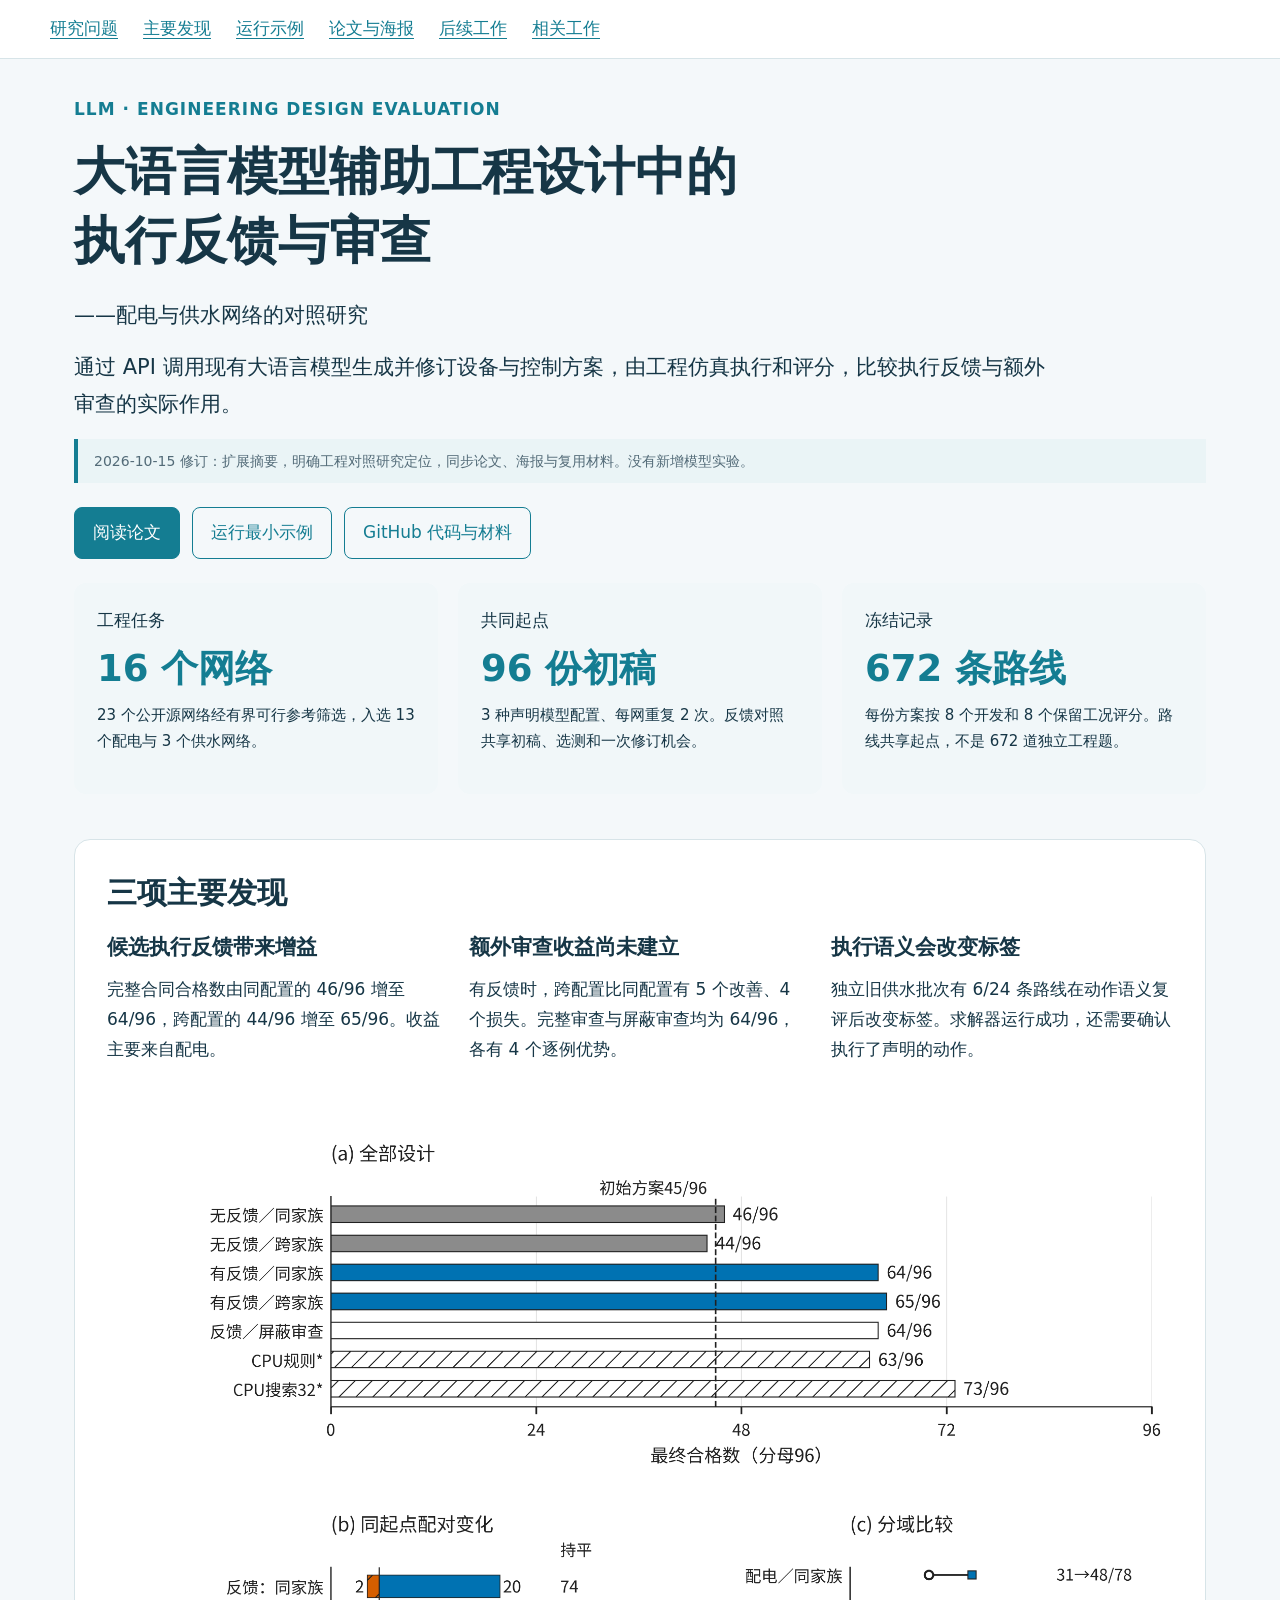
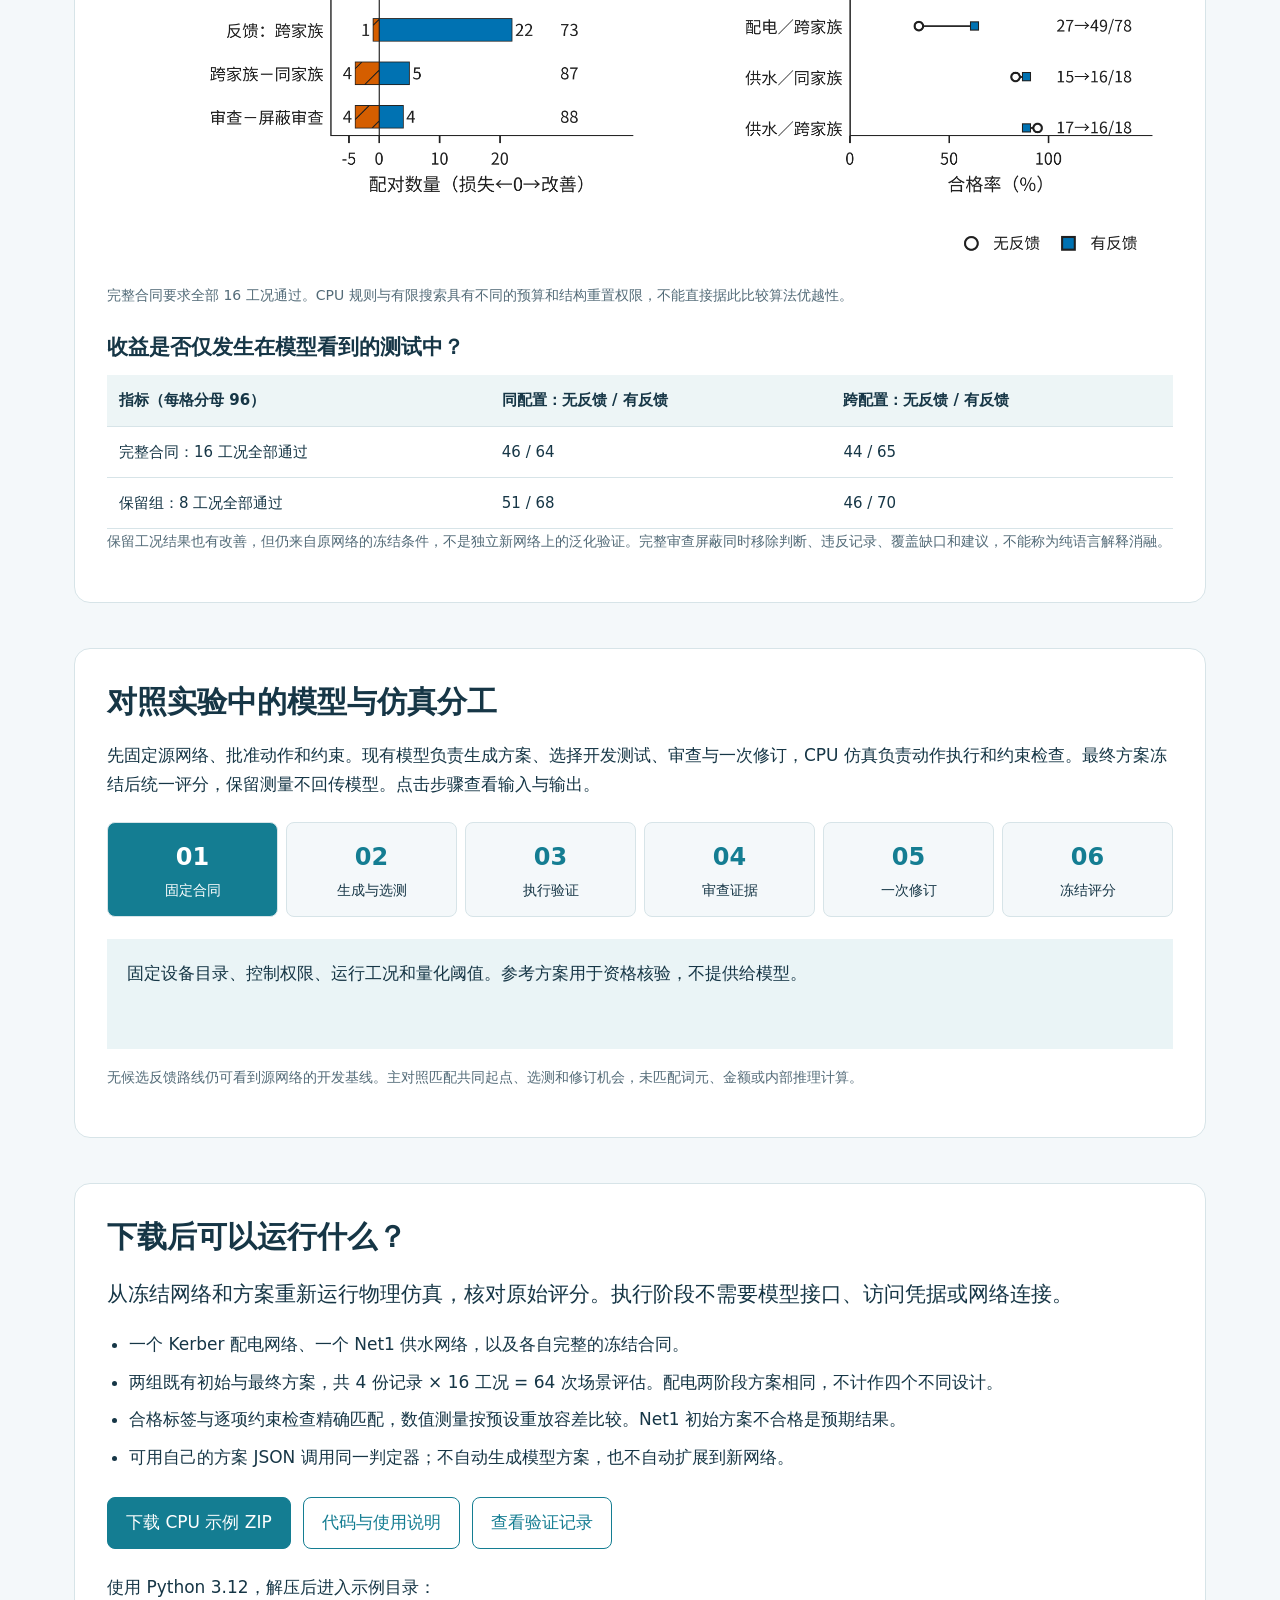
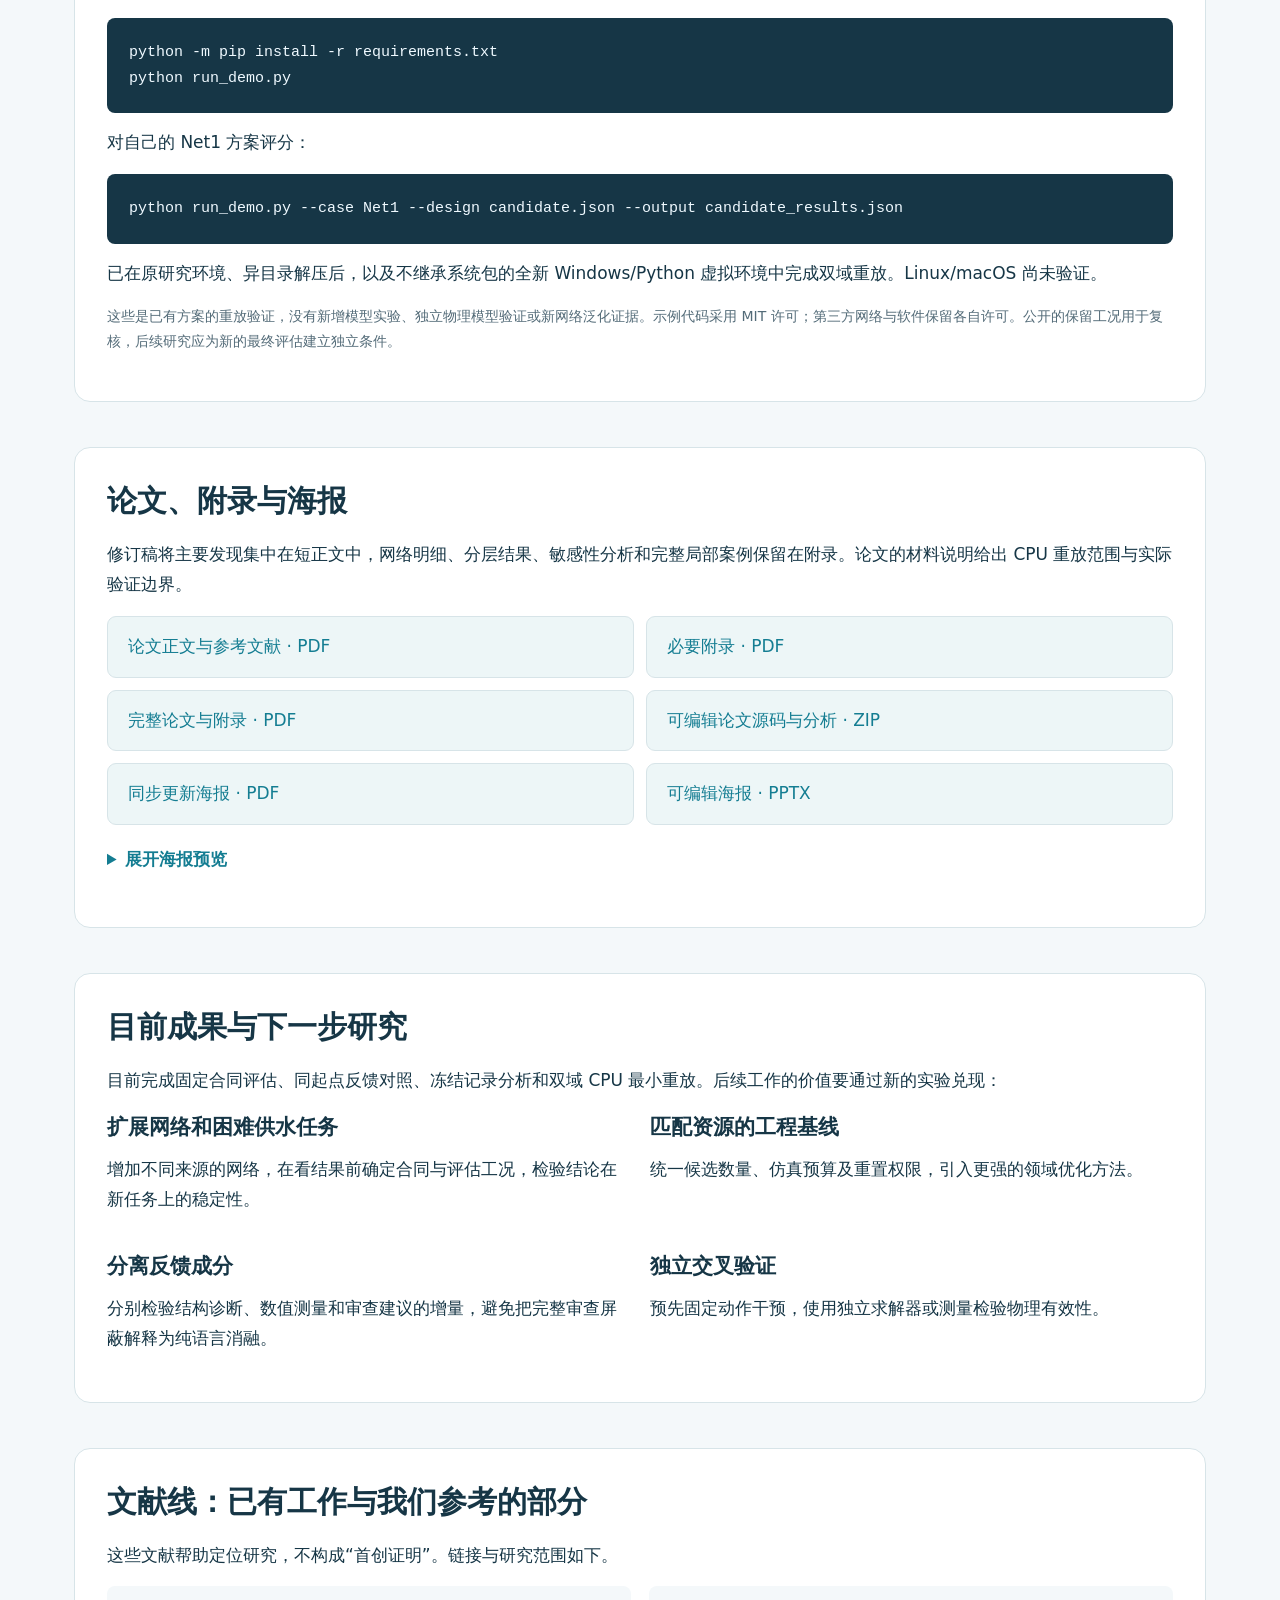
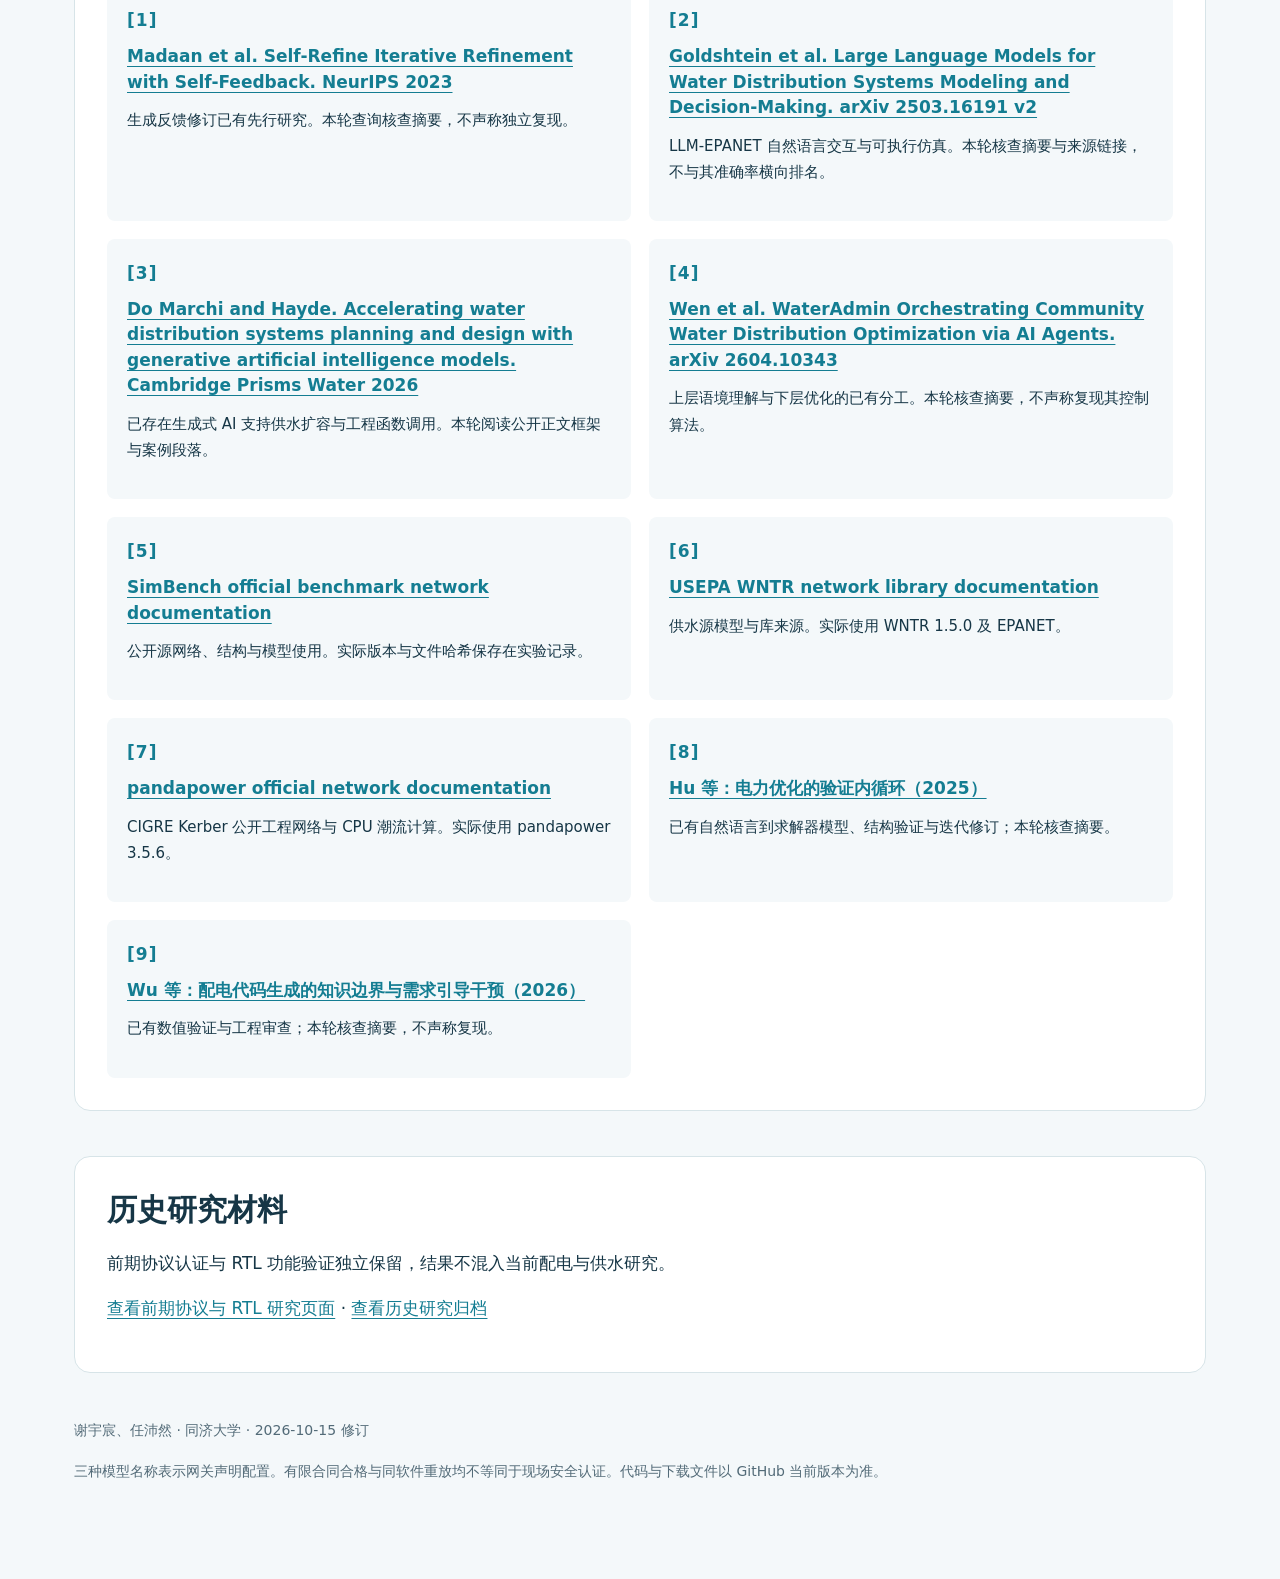
<file: docs/index.html>
<!doctype html><html lang="zh-CN"><head><meta charset="utf-8"><meta name="viewport" content="width=device-width, initial-scale=1"><title>大语言模型辅助工程设计中的执行反馈与审查——配电与供水网络的对照研究</title><meta name="description" content="大语言模型辅助配电与供水设备控制设计的同起点评估，含中文论文、海报、冻结评分与无需模型调用的CPU重放示例。"><style>
:root{--ink:#163646;--muted:#536b78;--teal:#147d92;--line:#d7e4e8;--paper:#fff;--bg:#f4f8fa}*{box-sizing:border-box}body{margin:0;background:var(--bg);color:var(--ink);font:17px/1.75 "Microsoft YaHei",system-ui,sans-serif}a{color:var(--teal);text-underline-offset:4px}nav{position:sticky;top:0;background:#fffffff2;border-bottom:1px solid var(--line);z-index:2;display:flex;gap:25px;padding:14px max(24px,calc((100vw - 1180px)/2));overflow:auto;white-space:nowrap}main{max-width:1180px;margin:auto;padding:36px 24px 80px}h1{font-size:clamp(30px,4vw,54px);line-height:1.35;max-width:930px;margin:12px 0 22px}h2{font-size:30px;line-height:1.4;margin:0 0 18px}h3{font-size:21px;line-height:1.5;margin:0 0 12px}p{margin:0 0 16px}section{scroll-margin-top:90px;margin:45px 0;background:white;padding:32px;border:1px solid var(--line);border-radius:16px}.eyebrow,.tag{color:var(--teal);font-weight:700;letter-spacing:.06em}.lead{font-size:21px;max-width:980px}.status,.note{color:var(--muted);font-size:14px}.status{border-left:4px solid var(--teal);padding:10px 16px;background:#eaf4f6}.grid{display:grid;grid-template-columns:repeat(3,1fr);gap:20px}.two{grid-template-columns:repeat(2,1fr)}.card{padding:23px;border-radius:12px;background:#f1f7f9}.card strong{display:block;font-size:37px;color:var(--teal);line-height:1.25;margin:10px 0}.card p{font-size:15px}.workflow{display:grid;grid-template-columns:repeat(6,1fr);gap:8px;margin:22px 0}.step,.tab{background:#f4f8fa;color:var(--ink);border:1px solid var(--line);border-radius:8px;padding:13px;cursor:pointer;font:inherit;font-size:14px}.step b{display:block;font-size:24px;color:var(--teal)}button[aria-pressed="true"]{background:#147d92;color:#fff}.step[aria-pressed="true"] b{color:white}.step:focus-visible,.tab:focus-visible,a:focus-visible{outline:3px solid #efb94f;outline-offset:3px}.step-detail{padding:20px;background:#eaf4f6;min-height:110px}.tabs{display:flex;gap:10px;margin:20px 0}.chart{width:100%;height:auto;display:block}.chart-panel[hidden]{display:none}.table-wrap{overflow-x:auto}table{width:100%;border-collapse:collapse;font-size:15px}td,th{padding:12px;text-align:left;border-bottom:1px solid var(--line)}th{background:#edf5f6}.literature{display:grid;grid-template-columns:repeat(2,1fr);gap:18px}.literature article{padding:20px;background:#f4f8fa;border-radius:8px}.literature p{font-size:15px}.literature h3{font-size:17px;margin-top:8px}.paper-section{border-top:1px solid var(--line);padding-top:25px;margin-top:28px}.paper-section p{font-size:16px;max-width:1040px}.downloads{display:grid;grid-template-columns:repeat(2,1fr);gap:12px}.download{padding:15px 20px;background:#edf6f7;border:1px solid var(--line);border-radius:9px;text-decoration:none}.poster{width:100%;max-width:540px;border:1px solid var(--line)}footer{color:var(--muted);font-size:14px}@media(max-width:800px){main{padding:24px 16px}section{padding:22px;margin:28px 0}.grid,.two,.literature,.downloads{grid-template-columns:1fr}.workflow{grid-template-columns:repeat(3,1fr)}body{font-size:16px}.lead{font-size:19px}}

.hero-links{display:flex;gap:12px;flex-wrap:wrap;margin:24px 0}.hero-links a{padding:10px 18px;border:1px solid var(--teal);border-radius:8px;text-decoration:none}.hero-links a:first-child{background:var(--teal);color:white}.figure{margin:24px 0}.figure img{width:100%;height:auto;background:white}.figure figcaption{font-size:14px;color:var(--muted)}pre{background:#163646;color:#eff9ff;padding:22px;overflow:auto;border-radius:8px;font:15px/1.7 Consolas,monospace}.release-meta{font-size:14px;color:var(--muted)}.reuse-list{padding-left:22px}.reuse-list li{margin:8px 0}details{margin:20px 0}summary{cursor:pointer;color:var(--teal);font-weight:700}.poster{max-width:620px}.inline-code{font-family:Consolas,monospace} @media(max-width:800px){nav{gap:18px}.hero-links a{flex-grow:1;text-align:center}}
</style></head><body>
<nav aria-label="内容导航"><a href="#core">研究问题</a><a href="#results">主要发现</a><a href="#reuse">运行示例</a><a href="#paper">论文与海报</a><a href="#future">后续工作</a><a href="#literature">相关工作</a></nav>
<main><header id="core"><span class="eyebrow">LLM · ENGINEERING DESIGN EVALUATION</span><h1>大语言模型辅助工程设计中的<br>执行反馈与审查</h1><p class="lead">——配电与供水网络的对照研究</p><p class="lead">通过 API 调用现有大语言模型生成并修订设备与控制方案，由工程仿真执行和评分，比较执行反馈与额外审查的实际作用。</p><p class="status">2026-10-15 修订：扩展摘要，明确工程对照研究定位，同步论文、海报与复用材料。没有新增模型实验。</p><div class="hero-links"><a href="materials/ai4e-paper.pdf">阅读论文</a><a href="#reuse">运行最小示例</a><a href="https://github.com/Sumimi24/opentrust-research">GitHub 代码与材料</a></div></header>
<div class="grid"><div class="card"><span>工程任务</span><strong>16 个网络</strong><p>23 个公开源网络经有界可行参考筛选，入选 13 个配电与 3 个供水网络。</p></div><div class="card"><span>共同起点</span><strong>96 份初稿</strong><p>3 种声明模型配置、每网重复 2 次。反馈对照共享初稿、选测和一次修订机会。</p></div><div class="card"><span>冻结记录</span><strong>672 条路线</strong><p>每份方案按 8 个开发和 8 个保留工况评分。路线共享起点，不是 672 道独立工程题。</p></div></div>
<section id="results"><h2>三项主要发现</h2><div class="grid"><article><h3>候选执行反馈带来增益</h3><p>完整合同合格数由同配置的 46/96 增至 64/96，跨配置的 44/96 增至 65/96。收益主要来自配电。</p></article><article><h3>额外审查收益尚未建立</h3><p>有反馈时，跨配置比同配置有 5 个改善、4 个损失。完整审查与屏蔽审查均为 64/96，各有 4 个逐例优势。</p></article><article><h3>执行语义会改变标签</h3><p>独立旧供水批次有 6/24 条路线在动作语义复评后改变标签。求解器运行成功，还需要确认执行了声明的动作。</p></article></div>
<figure class="figure"><img src="materials/main-results.png" alt="最终合格数、逐例配对变化与配电供水分域结果"><figcaption>完整合同要求全部 16 工况通过。CPU 规则与有限搜索具有不同的预算和结构重置权限，不能直接据此比较算法优越性。</figcaption></figure>
<h3>收益是否仅发生在模型看到的测试中？</h3><div class="table-wrap"><table><thead><tr><th>指标（每格分母 96）</th><th>同配置：无反馈 / 有反馈</th><th>跨配置：无反馈 / 有反馈</th></tr></thead><tbody><tr><td>完整合同：16 工况全部通过</td><td>46 / 64</td><td>44 / 65</td></tr><tr><td>保留组：8 工况全部通过</td><td>51 / 68</td><td>46 / 70</td></tr></tbody></table></div><p class="note">保留工况结果也有改善，但仍来自原网络的冻结条件，不是独立新网络上的泛化验证。完整审查屏蔽同时移除判断、违反记录、覆盖缺口和建议，不能称为纯语言解释消融。</p></section>
<section id="workflow"><h2>对照实验中的模型与仿真分工</h2><p>先固定源网络、批准动作和约束。现有模型负责生成方案、选择开发测试、审查与一次修订，CPU 仿真负责动作执行和约束检查。最终方案冻结后统一评分，保留测量不回传模型。点击步骤查看输入与输出。</p><div class="workflow"><button class="step" data-step="0" aria-pressed="true"><b>01</b>固定合同</button><button class="step" data-step="1" aria-pressed="false"><b>02</b>生成与选测</button><button class="step" data-step="2" aria-pressed="false"><b>03</b>执行验证</button><button class="step" data-step="3" aria-pressed="false"><b>04</b>审查证据</button><button class="step" data-step="4" aria-pressed="false"><b>05</b>一次修订</button><button class="step" data-step="5" aria-pressed="false"><b>06</b>冻结评分</button></div><p id="step-detail" class="step-detail" aria-live="polite">固定设备目录、控制权限、运行工况和量化阈值。参考方案用于资格核验，不提供给模型。</p><p class="note">无候选反馈路线仍可看到源网络的开发基线。主对照匹配共同起点、选测和修订机会，未匹配词元、金额或内部推理计算。</p></section>
<section id="reuse"><h2>下载后可以运行什么？</h2><p class="lead">从冻结网络和方案重新运行物理仿真，核对原始评分。执行阶段不需要模型接口、访问凭据或网络连接。</p><ul class="reuse-list"><li>一个 Kerber 配电网络、一个 Net1 供水网络，以及各自完整的冻结合同。</li><li>两组既有初始与最终方案，共 4 份记录 × 16 工况 = 64 次场景评估。配电两阶段方案相同，不计作四个不同设计。</li><li>合格标签与逐项约束检查精确匹配，数值测量按预设重放容差比较。Net1 初始方案不合格是预期结果。</li><li>可用自己的方案 JSON 调用同一判定器；不自动生成模型方案，也不自动扩展到新网络。</li></ul>
<div class="hero-links"><a href="materials/engineering-replay.zip">下载 CPU 示例 ZIP</a><a href="https://github.com/Sumimi24/opentrust-research/tree/main/examples/engineering-replay">代码与使用说明</a><a href="materials/replay-validation.json">查看验证记录</a></div>
<p>使用 Python 3.12，解压后进入示例目录：</p><pre>python -m pip install -r requirements.txt
python run_demo.py</pre><p>对自己的 Net1 方案评分：</p><pre>python run_demo.py --case Net1 --design candidate.json --output candidate_results.json</pre><p>已在原研究环境、异目录解压后，以及不继承系统包的全新 Windows/Python 虚拟环境中完成双域重放。Linux/macOS 尚未验证。</p><p class="note">这些是已有方案的重放验证，没有新增模型实验、独立物理模型验证或新网络泛化证据。示例代码采用 MIT 许可；第三方网络与软件保留各自许可。公开的保留工况用于复核，后续研究应为新的最终评估建立独立条件。</p></section>
<section id="paper"><h2>论文、附录与海报</h2><p>修订稿将主要发现集中在短正文中，网络明细、分层结果、敏感性分析和完整局部案例保留在附录。论文的材料说明给出 CPU 重放范围与实际验证边界。</p><div class="downloads"><a class="download" href="materials/ai4e-paper.pdf">论文正文与参考文献 · PDF</a><a class="download" href="materials/ai4e-supplement.pdf">必要附录 · PDF</a><a class="download" href="materials/ai4e-paper-with-appendix.pdf">完整论文与附录 · PDF</a><a class="download" href="materials/ai4e-source.zip">可编辑论文源码与分析 · ZIP</a><a class="download" href="materials/ai4e-poster.pdf">同步更新海报 · PDF</a><a class="download" href="materials/ai4e-poster.pptx">可编辑海报 · PPTX</a></div><details><summary>展开海报预览</summary><img class="poster" src="materials/ai4e-poster.png" alt="大语言模型辅助工程设计中的执行反馈与审查中文海报，含研究贡献、主要结果、最小复用示例和后续研究" loading="lazy"></details></section>
<section id="future"><h2>目前成果与下一步研究</h2><p>目前完成固定合同评估、同起点反馈对照、冻结记录分析和双域 CPU 最小重放。后续工作的价值要通过新的实验兑现：</p><div class="grid two"><article><h3>扩展网络和困难供水任务</h3><p>增加不同来源的网络，在看结果前确定合同与评估工况，检验结论在新任务上的稳定性。</p></article><article><h3>匹配资源的工程基线</h3><p>统一候选数量、仿真预算及重置权限，引入更强的领域优化方法。</p></article><article><h3>分离反馈成分</h3><p>分别检验结构诊断、数值测量和审查建议的增量，避免把完整审查屏蔽解释为纯语言消融。</p></article><article><h3>独立交叉验证</h3><p>预先固定动作干预，使用独立求解器或测量检验物理有效性。</p></article></div></section>
<section id="literature"><h2>文献线：已有工作与我们参考的部分</h2><p>这些文献帮助定位研究，不构成“首创证明”。链接与研究范围如下。</p><div class="literature"><article><span class="tag">[1]</span><h3><a href="https://arxiv.org/abs/2303.17651" target="_blank" rel="noopener">Madaan et al. Self-Refine Iterative Refinement with Self-Feedback. NeurIPS 2023</a></h3><p>生成反馈修订已有先行研究。本轮查询核查摘要，不声称独立复现。</p></article><article><span class="tag">[2]</span><h3><a href="https://arxiv.org/abs/2503.16191v2" target="_blank" rel="noopener">Goldshtein et al. Large Language Models for Water Distribution Systems Modeling and Decision-Making. arXiv 2503.16191 v2</a></h3><p>LLM-EPANET 自然语言交互与可执行仿真。本轮核查摘要与来源链接，不与其准确率横向排名。</p></article><article><span class="tag">[3]</span><h3><a href="https://doi.org/10.1017/wat.2025.10012" target="_blank" rel="noopener">Do Marchi and Hayde. Accelerating water distribution systems planning and design with generative artificial intelligence models. Cambridge Prisms Water 2026</a></h3><p>已存在生成式 AI 支持供水扩容与工程函数调用。本轮阅读公开正文框架与案例段落。</p></article><article><span class="tag">[4]</span><h3><a href="https://arxiv.org/abs/2604.10343" target="_blank" rel="noopener">Wen et al. WaterAdmin Orchestrating Community Water Distribution Optimization via AI Agents. arXiv 2604.10343</a></h3><p>上层语境理解与下层优化的已有分工。本轮核查摘要，不声称复现其控制算法。</p></article><article><span class="tag">[5]</span><h3><a href="https://simbench.readthedocs.io/en/stable/networks.html" target="_blank" rel="noopener">SimBench official benchmark network documentation</a></h3><p>公开源网络、结构与模型使用。实际版本与文件哈希保存在实验记录。</p></article><article><span class="tag">[6]</span><h3><a href="https://usepa.github.io/WNTR/libraries.html" target="_blank" rel="noopener">USEPA WNTR network library documentation</a></h3><p>供水源模型与库来源。实际使用 WNTR 1.5.0 及 EPANET。</p></article><article><span class="tag">[7]</span><h3><a href="https://pandapower.readthedocs.io/en/latest/networks.html" target="_blank" rel="noopener">pandapower official network documentation</a></h3><p>CIGRE Kerber 公开工程网络与 CPU 潮流计算。实际使用 pandapower 3.5.6。</p></article><article><span class="tag">[8]</span><h3><a href="https://arxiv.org/abs/2508.08147" target="_blank" rel="noopener">Hu 等：电力优化的验证内循环（2025）</a></h3><p>已有自然语言到求解器模型、结构验证与迭代修订；本轮核查摘要。</p></article><article><span class="tag">[9]</span><h3><a href="https://arxiv.org/abs/2605.31478" target="_blank" rel="noopener">Wu 等：配电代码生成的知识边界与需求引导干预（2026）</a></h3><p>已有数值验证与工程审查；本轮核查摘要，不声称复现。</p></article></div></section>
<section id="history"><h2>历史研究材料</h2><p>前期协议认证与 RTL 功能验证独立保留，结果不混入当前配电与供水研究。</p><p><a href="https://sumimi24.github.io/opentrust-research/historical-protocol-rtl.html">查看前期协议与 RTL 研究页面</a> · <a href="https://github.com/Sumimi24/opentrust-research/tree/main/research">查看历史研究归档</a></p></section>
<footer><p>谢宇宸、任沛然 · 同济大学 · 2026-10-15 修订</p><p>三种模型名称表示网关声明配置。有限合同合格与同软件重放均不等同于现场安全认证。代码与下载文件以 GitHub 当前版本为准。</p></footer></main>
<script>const steps=['固定设备目录、控制权限、运行工况和量化阈值。参考方案用于资格核验，不提供给模型。','生产模型给出设备与控制参数，再从8个开发工况中选择4个；选测时尚未看到当前候选的测量。','CPU宿主将声明参数映射到实际动作，返回结构校验、求解状态、约束检查与数值测量。','同配置或跨配置审查者读取合同、候选和该路线允许的证据，给出判断及修改建议。','原生产模型最多修订一次。结构无效的修订沿用初始方案，无效初稿不会因此自动变合法。','全部方案冻结后执行8个开发和8个保留工况，量化判据决定最终标签。'];document.querySelectorAll('[data-step]').forEach(b=>b.addEventListener('click',()=>{document.querySelectorAll('[data-step]').forEach(x=>x.setAttribute('aria-pressed',String(x===b)));document.getElementById('step-detail').textContent=steps[Number(b.dataset.step)];}));</script></body></html>
</file>
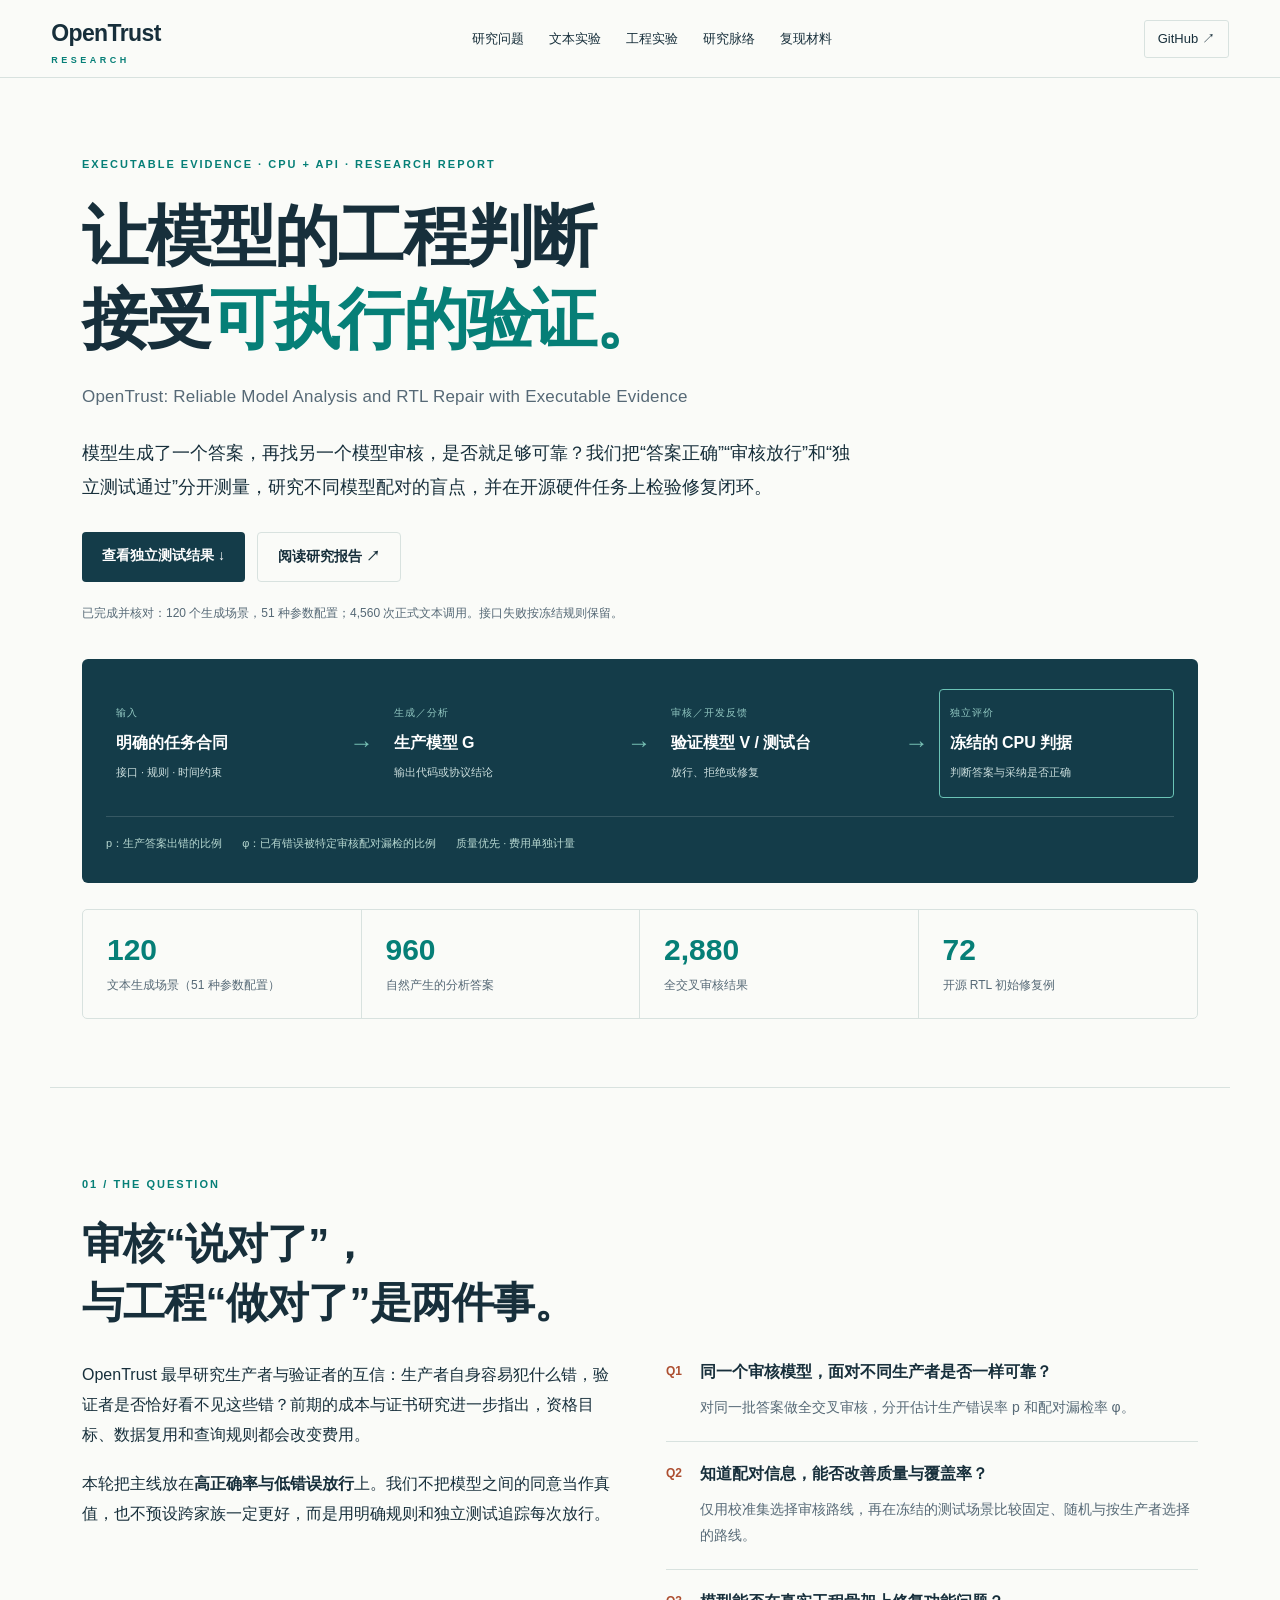
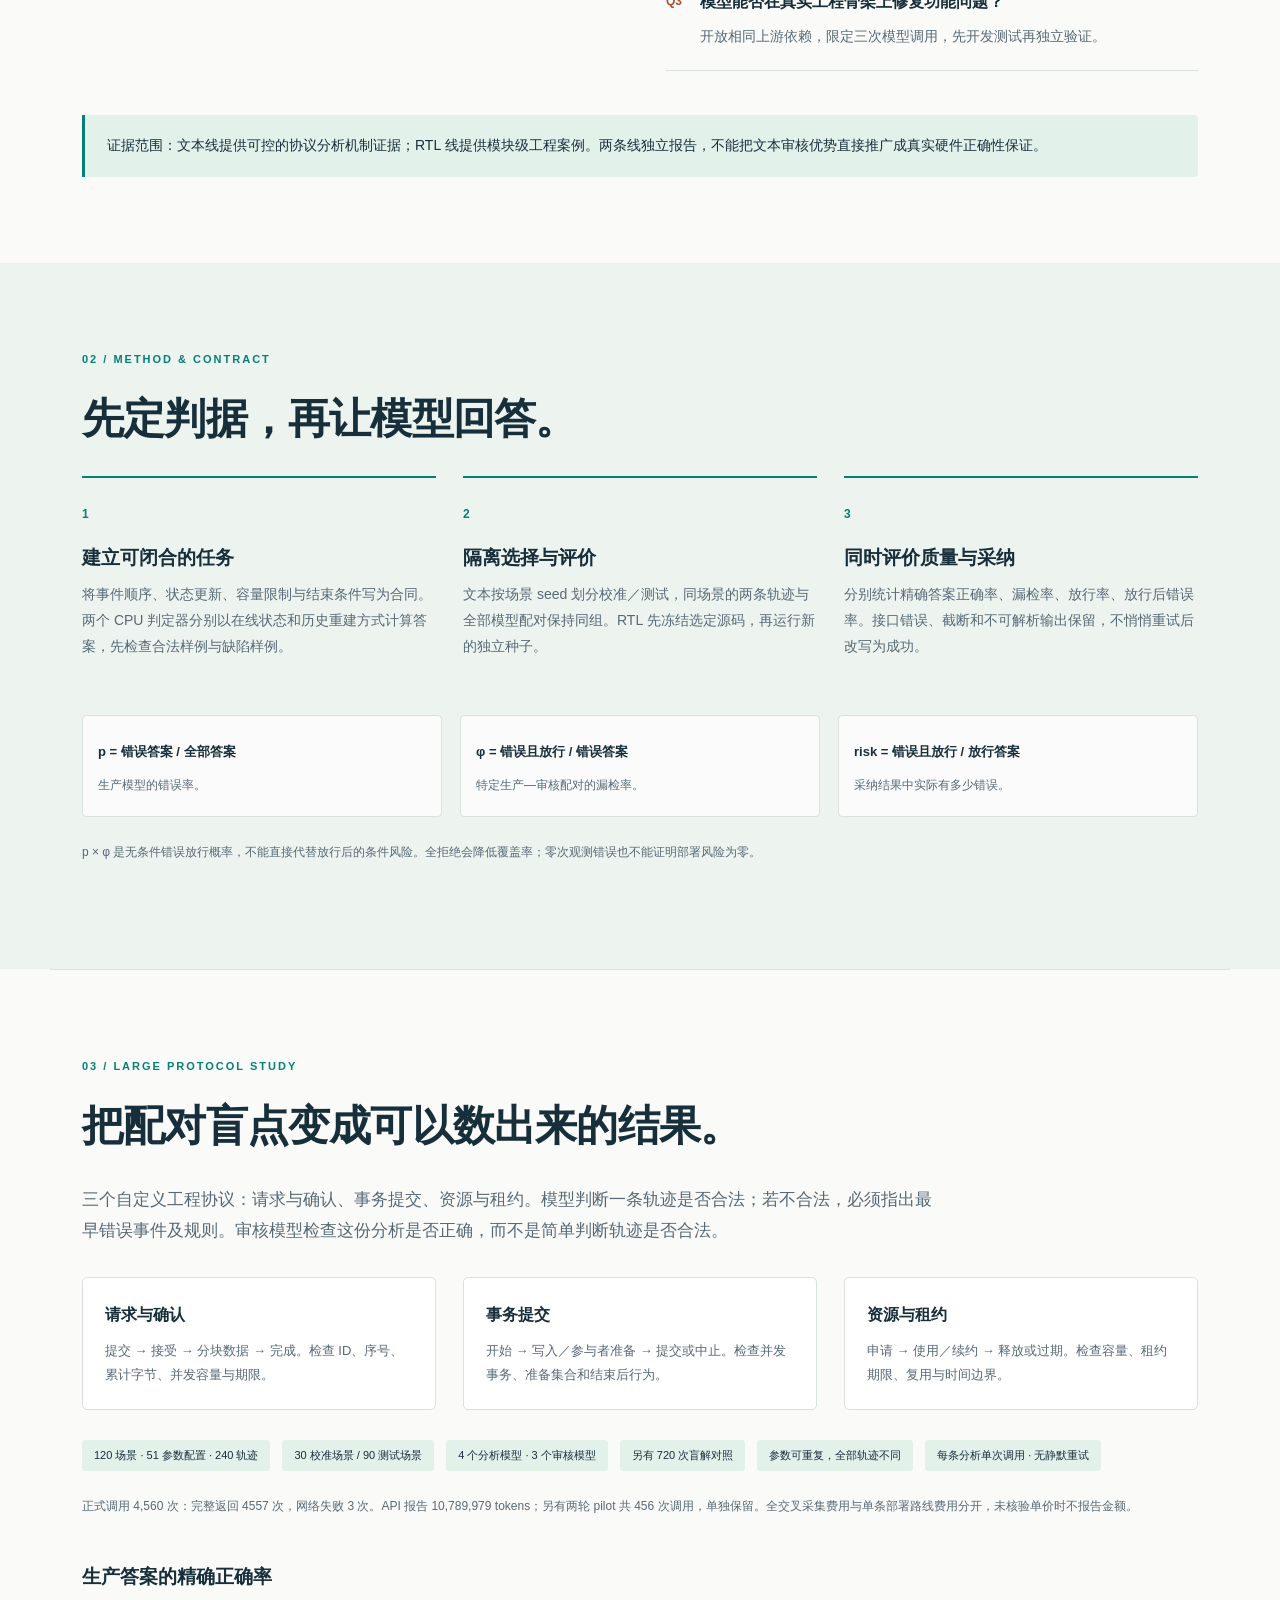
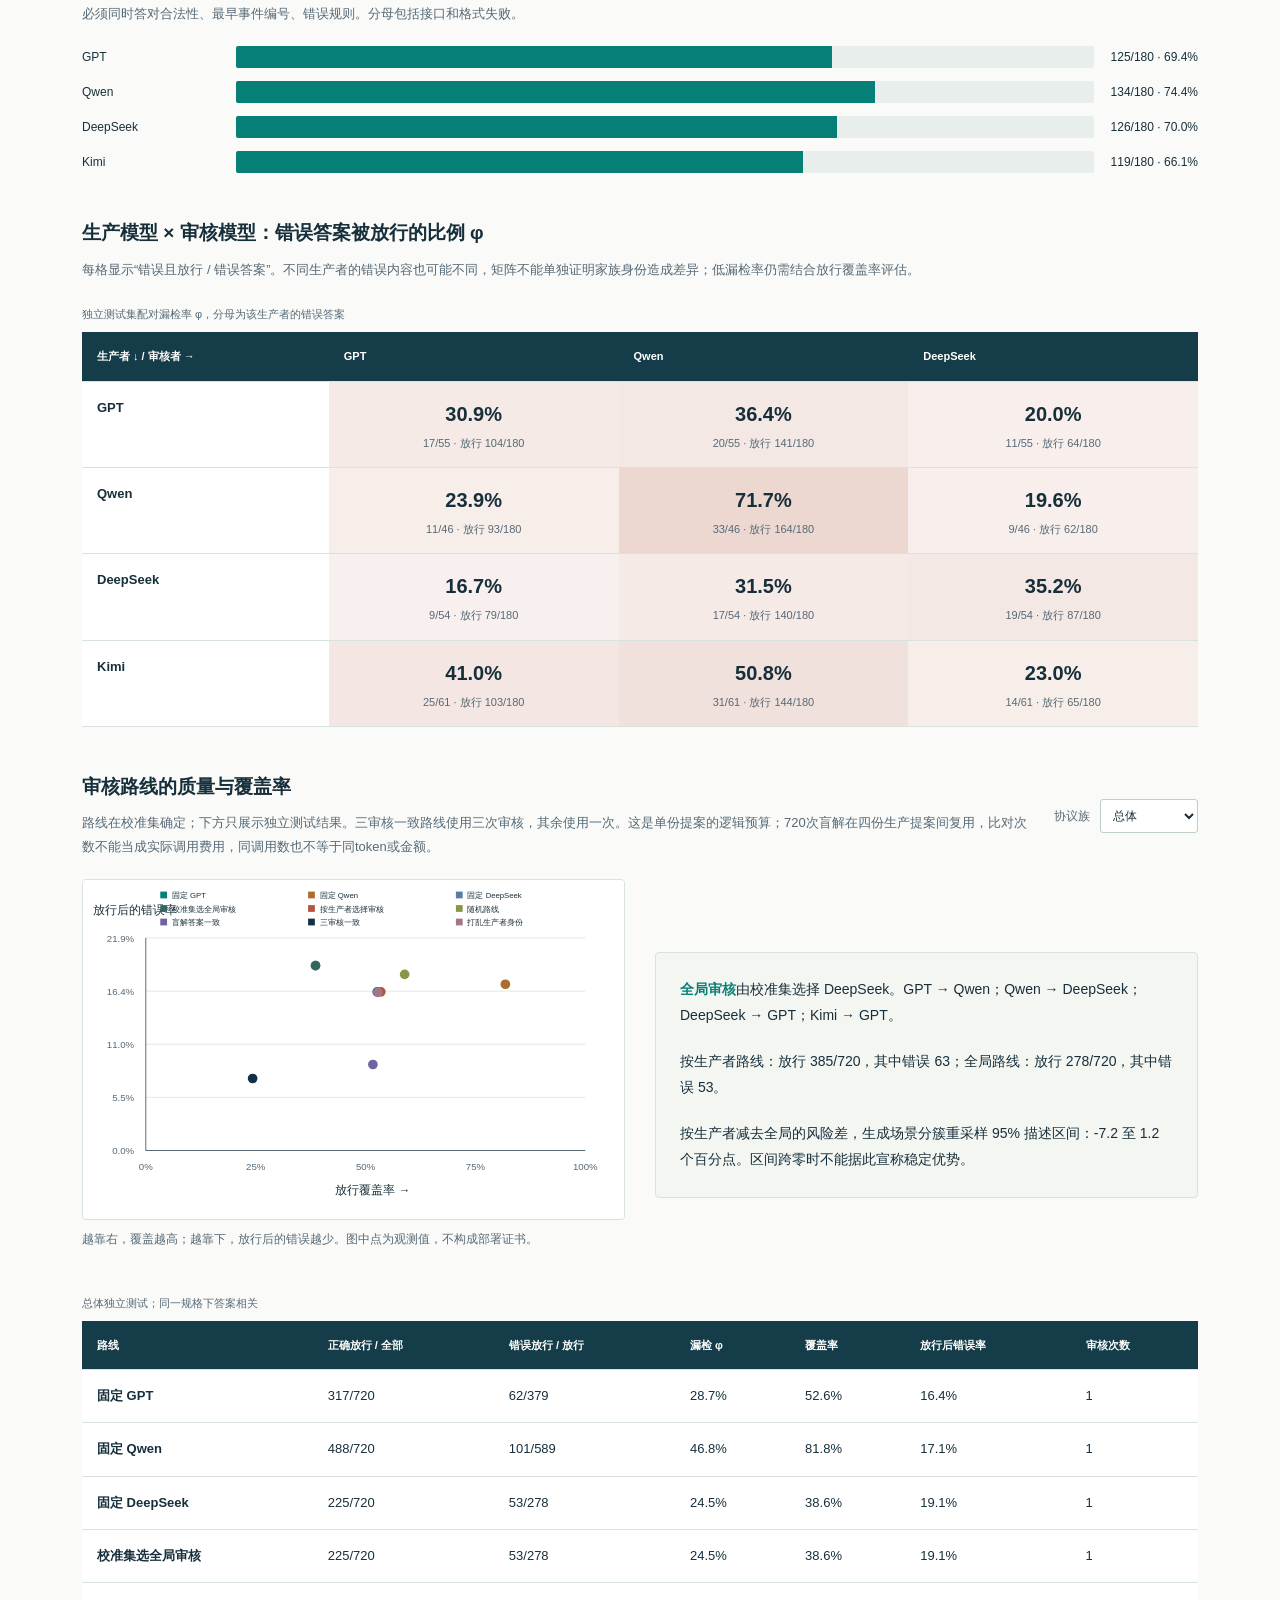
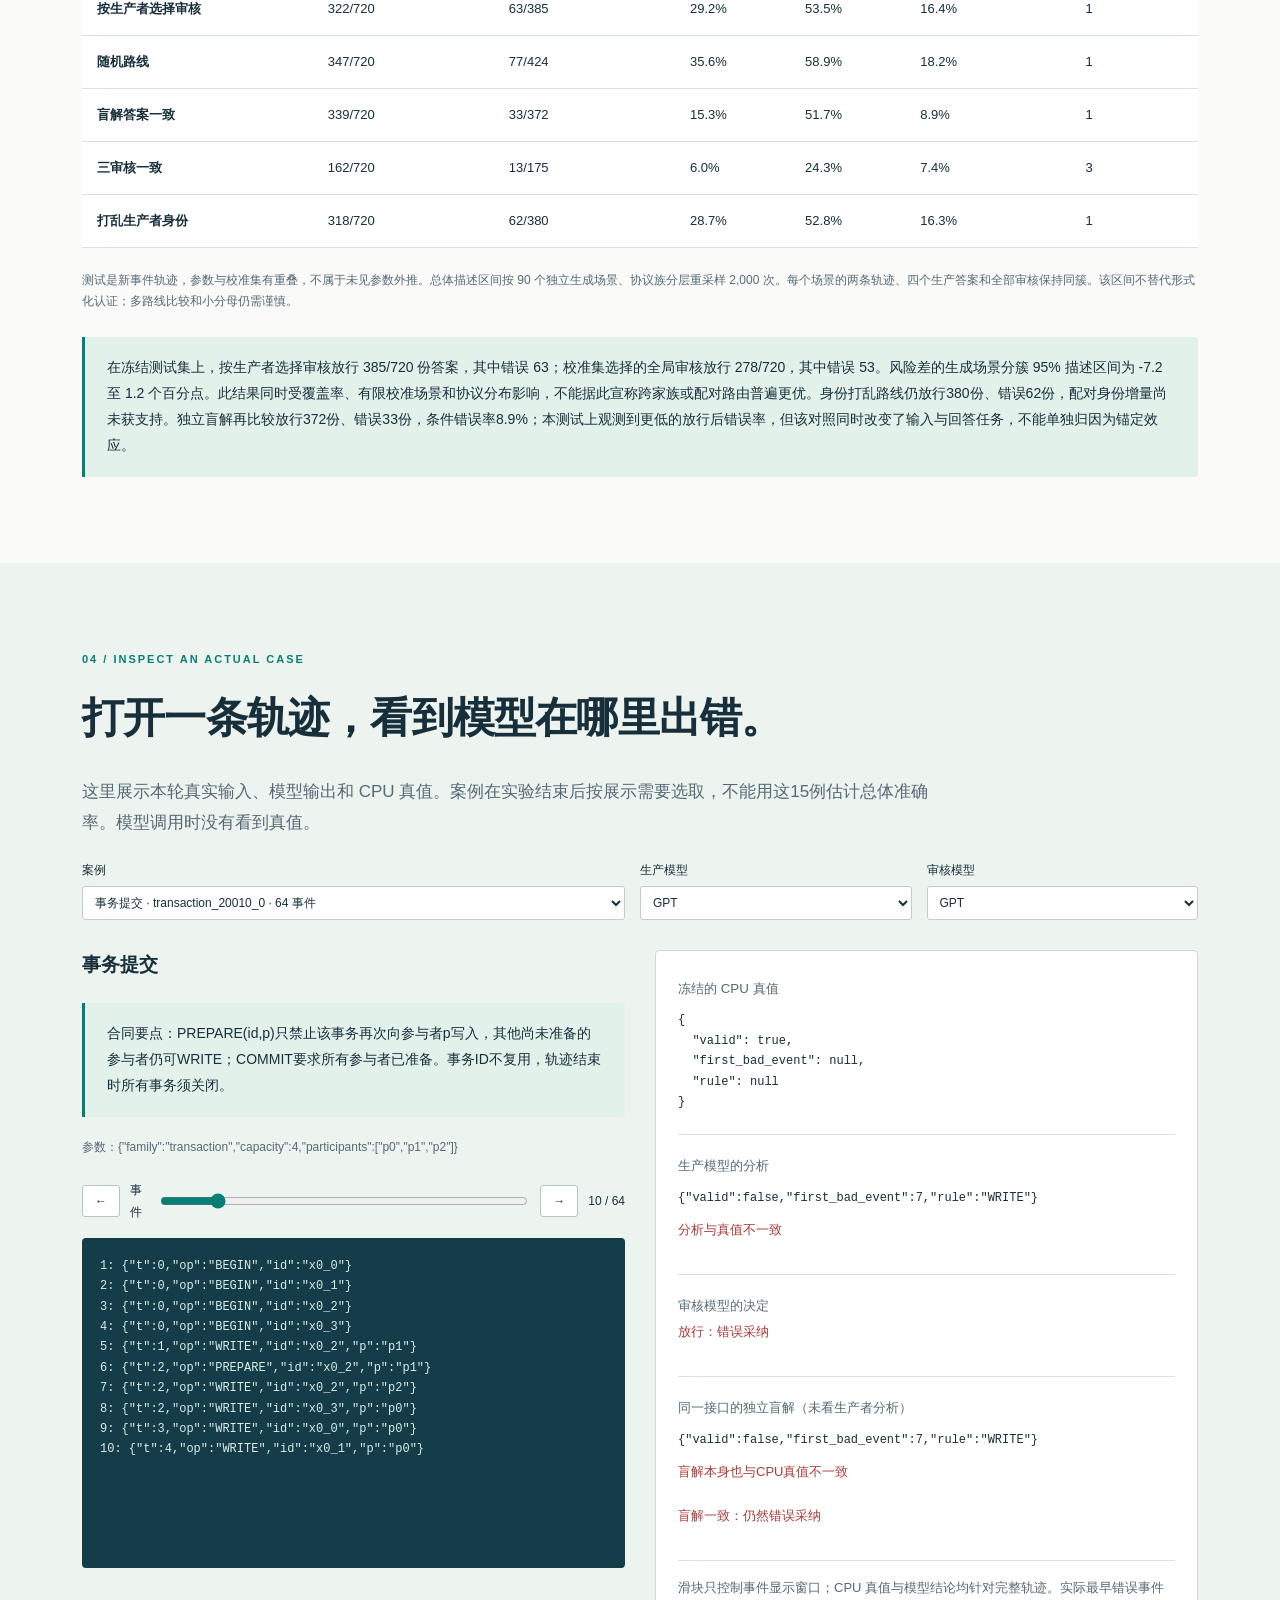
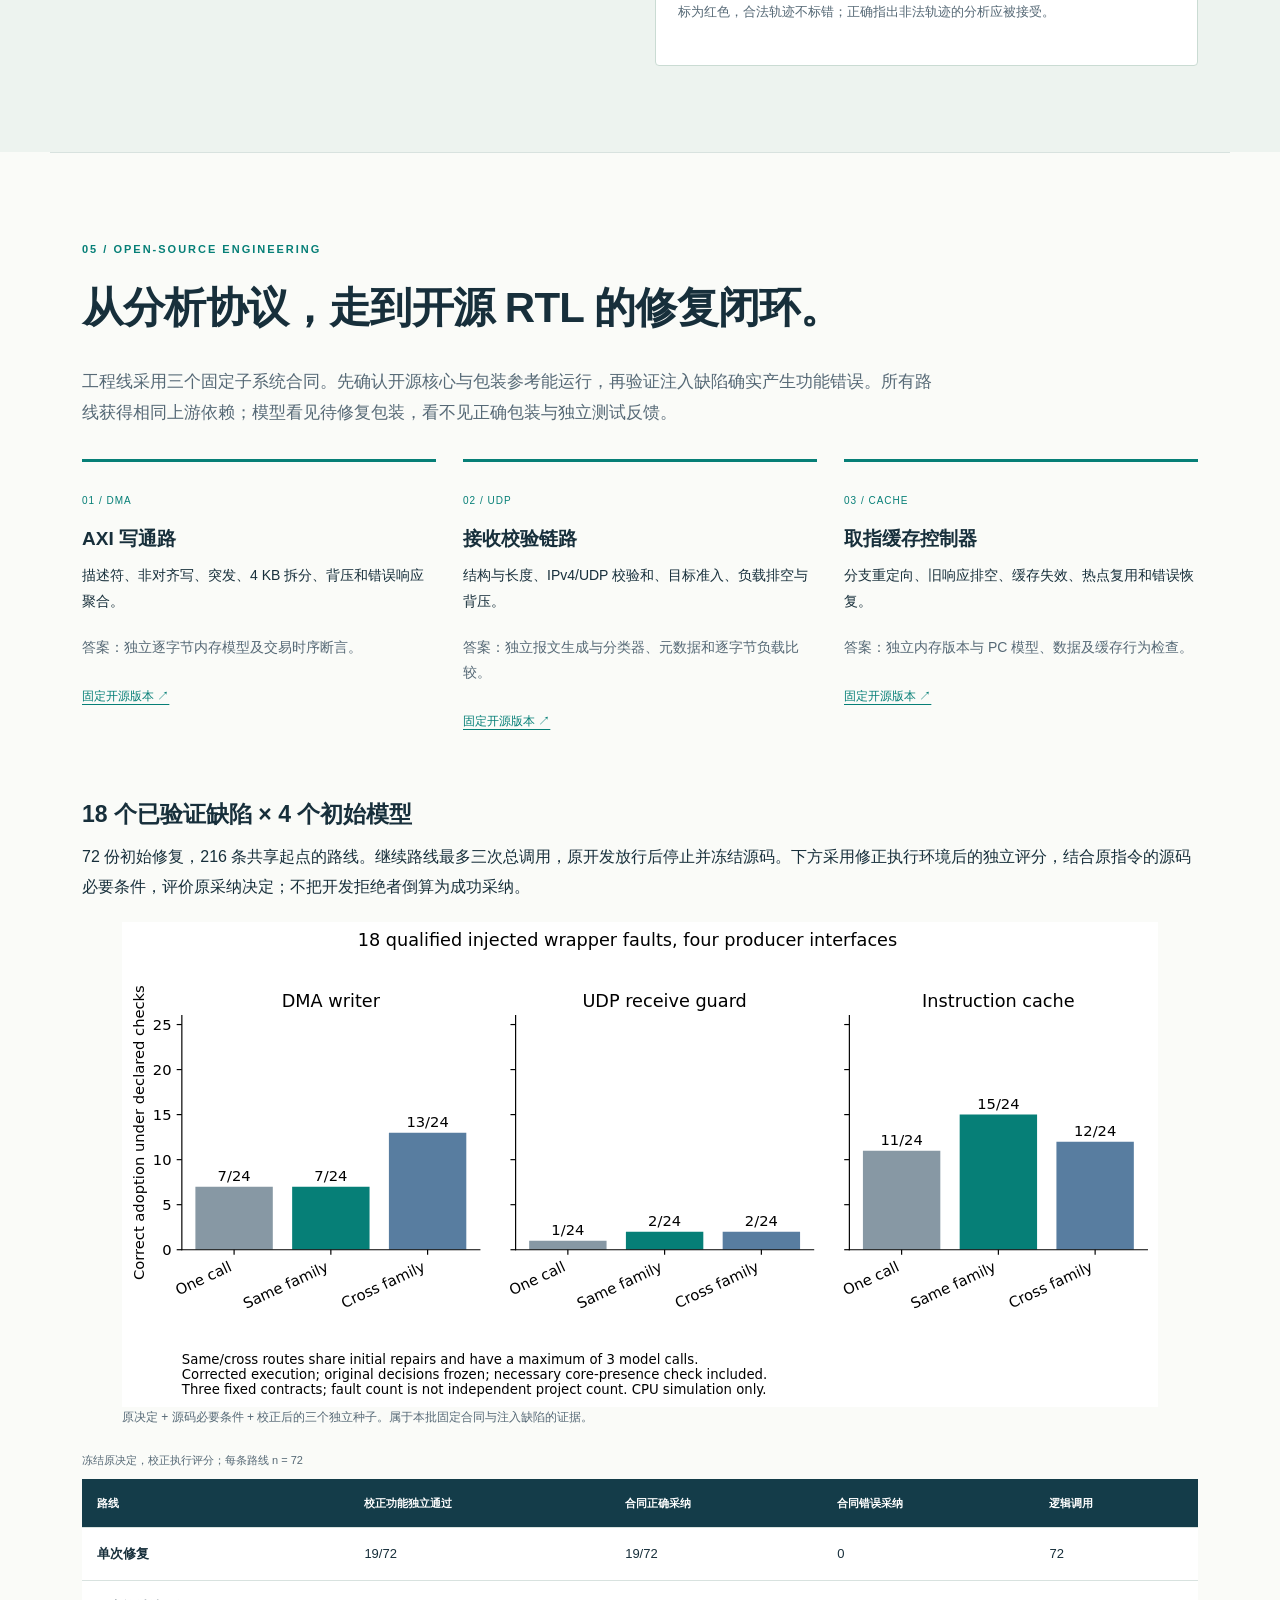
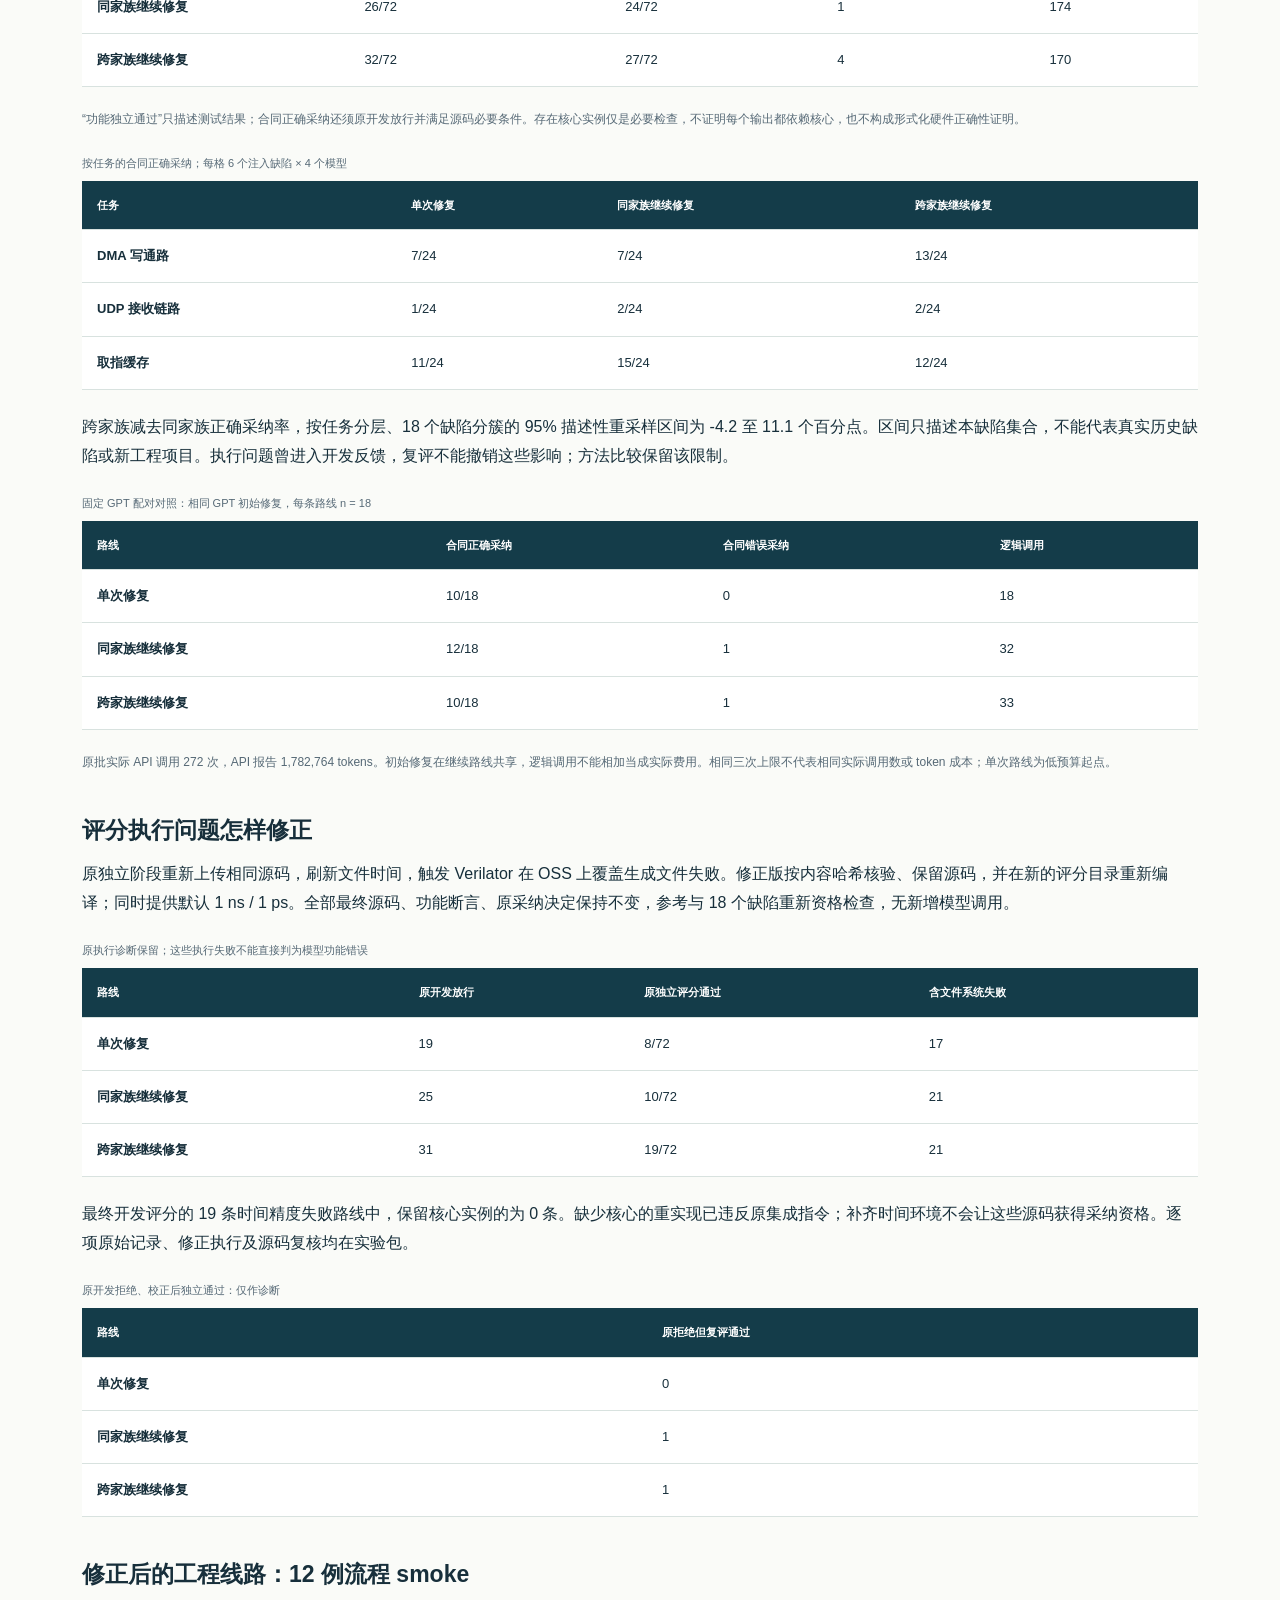
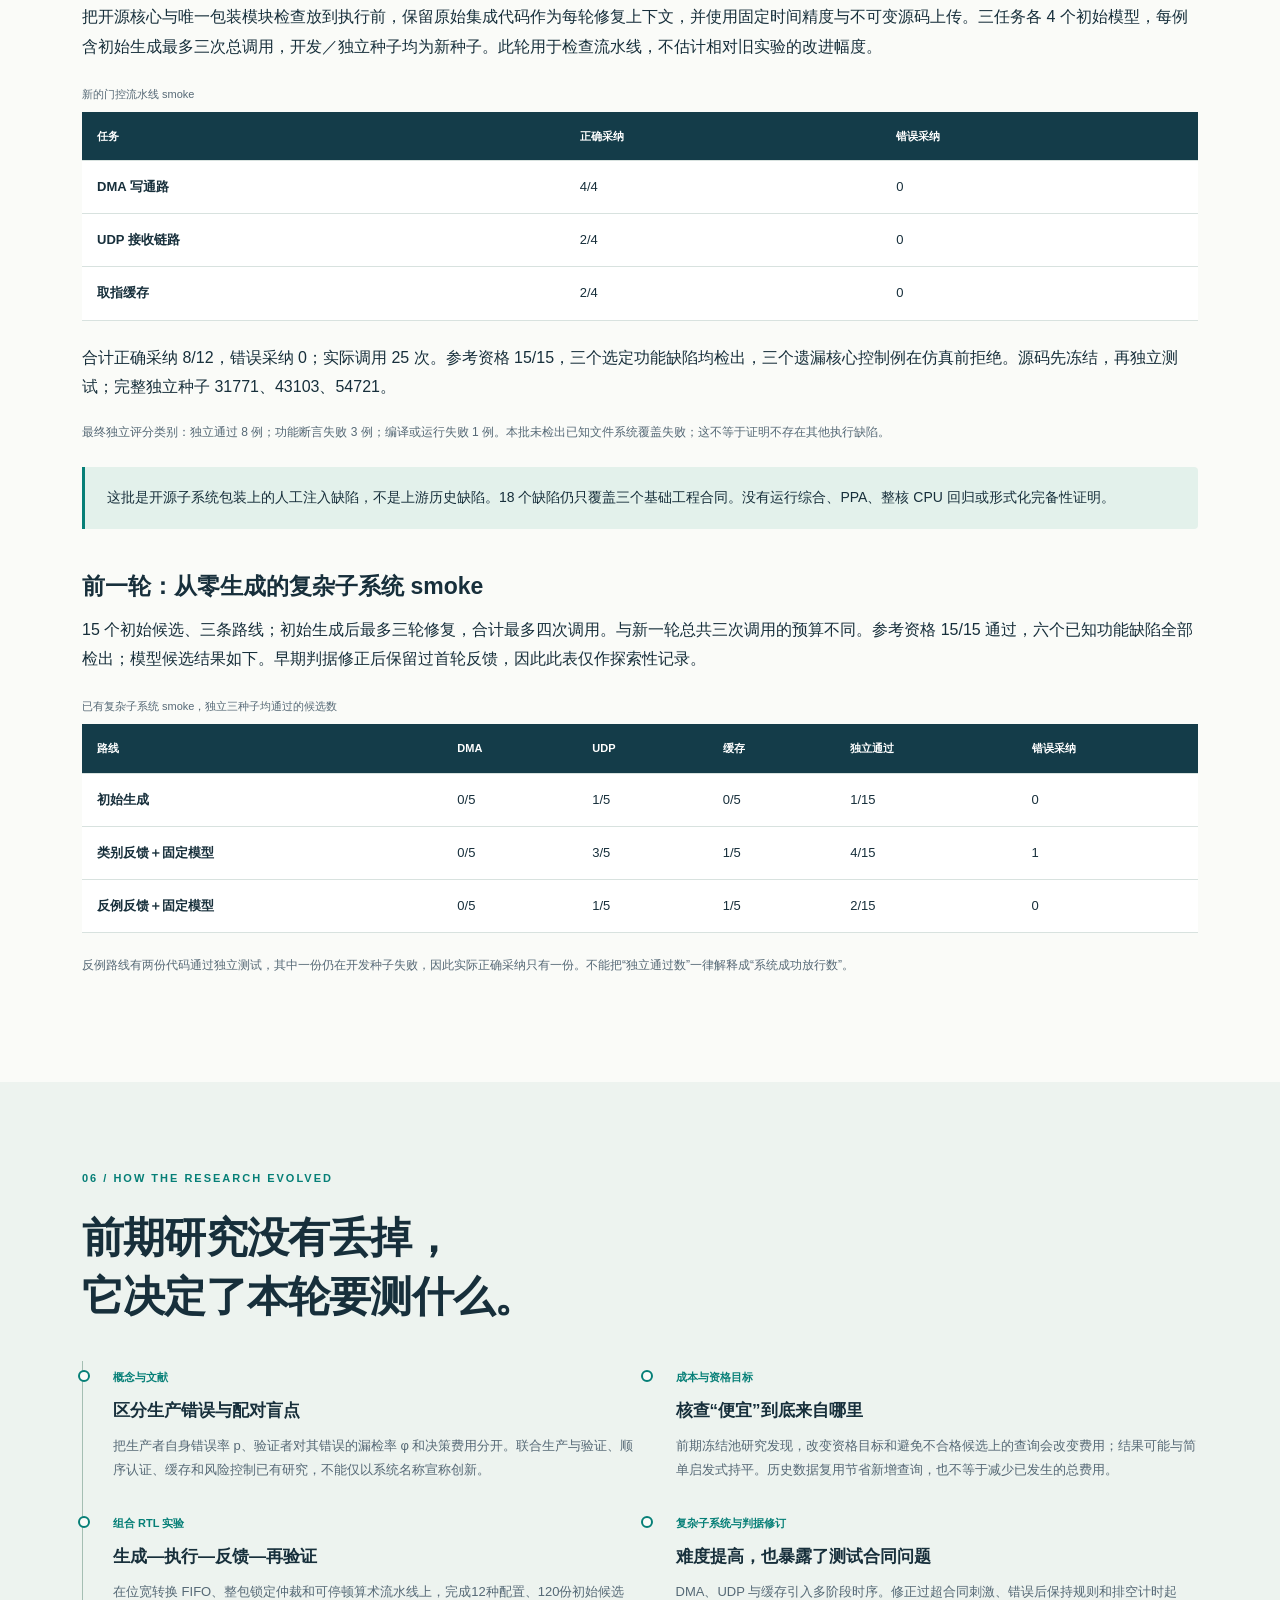
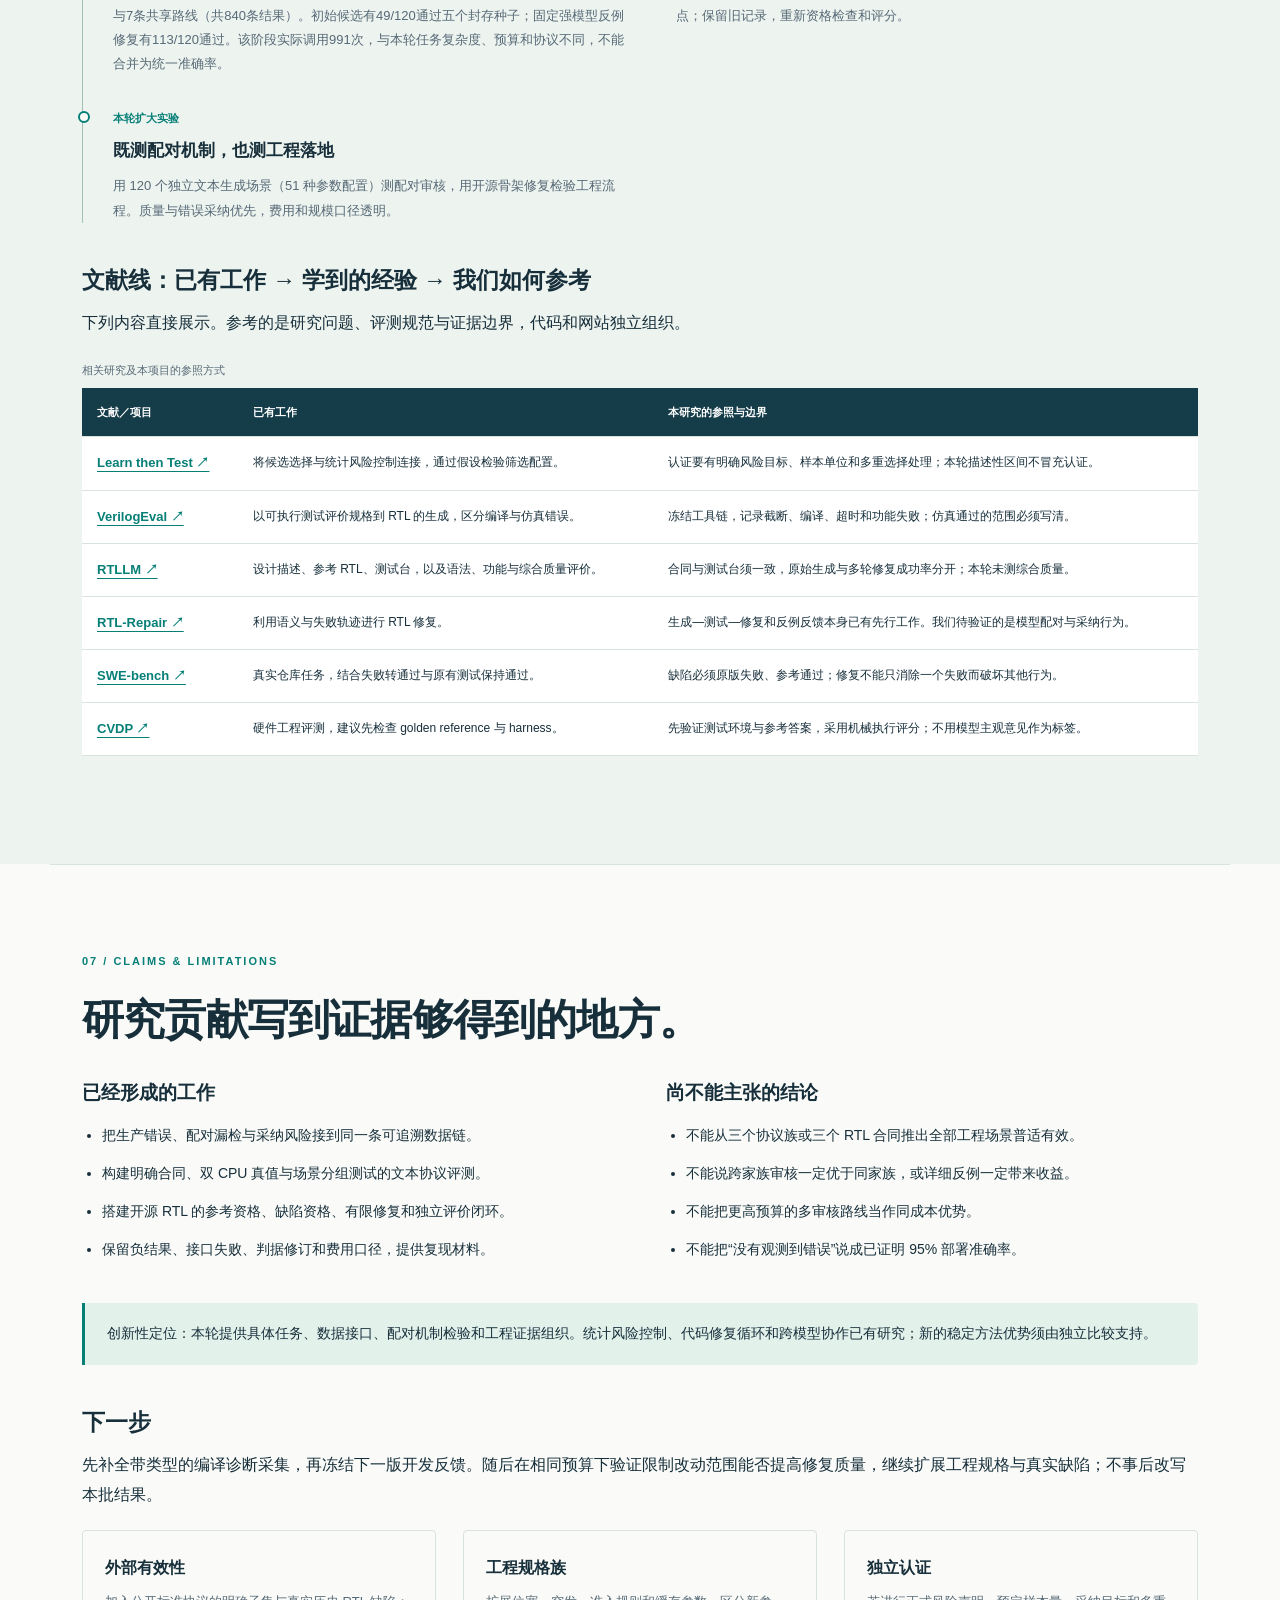
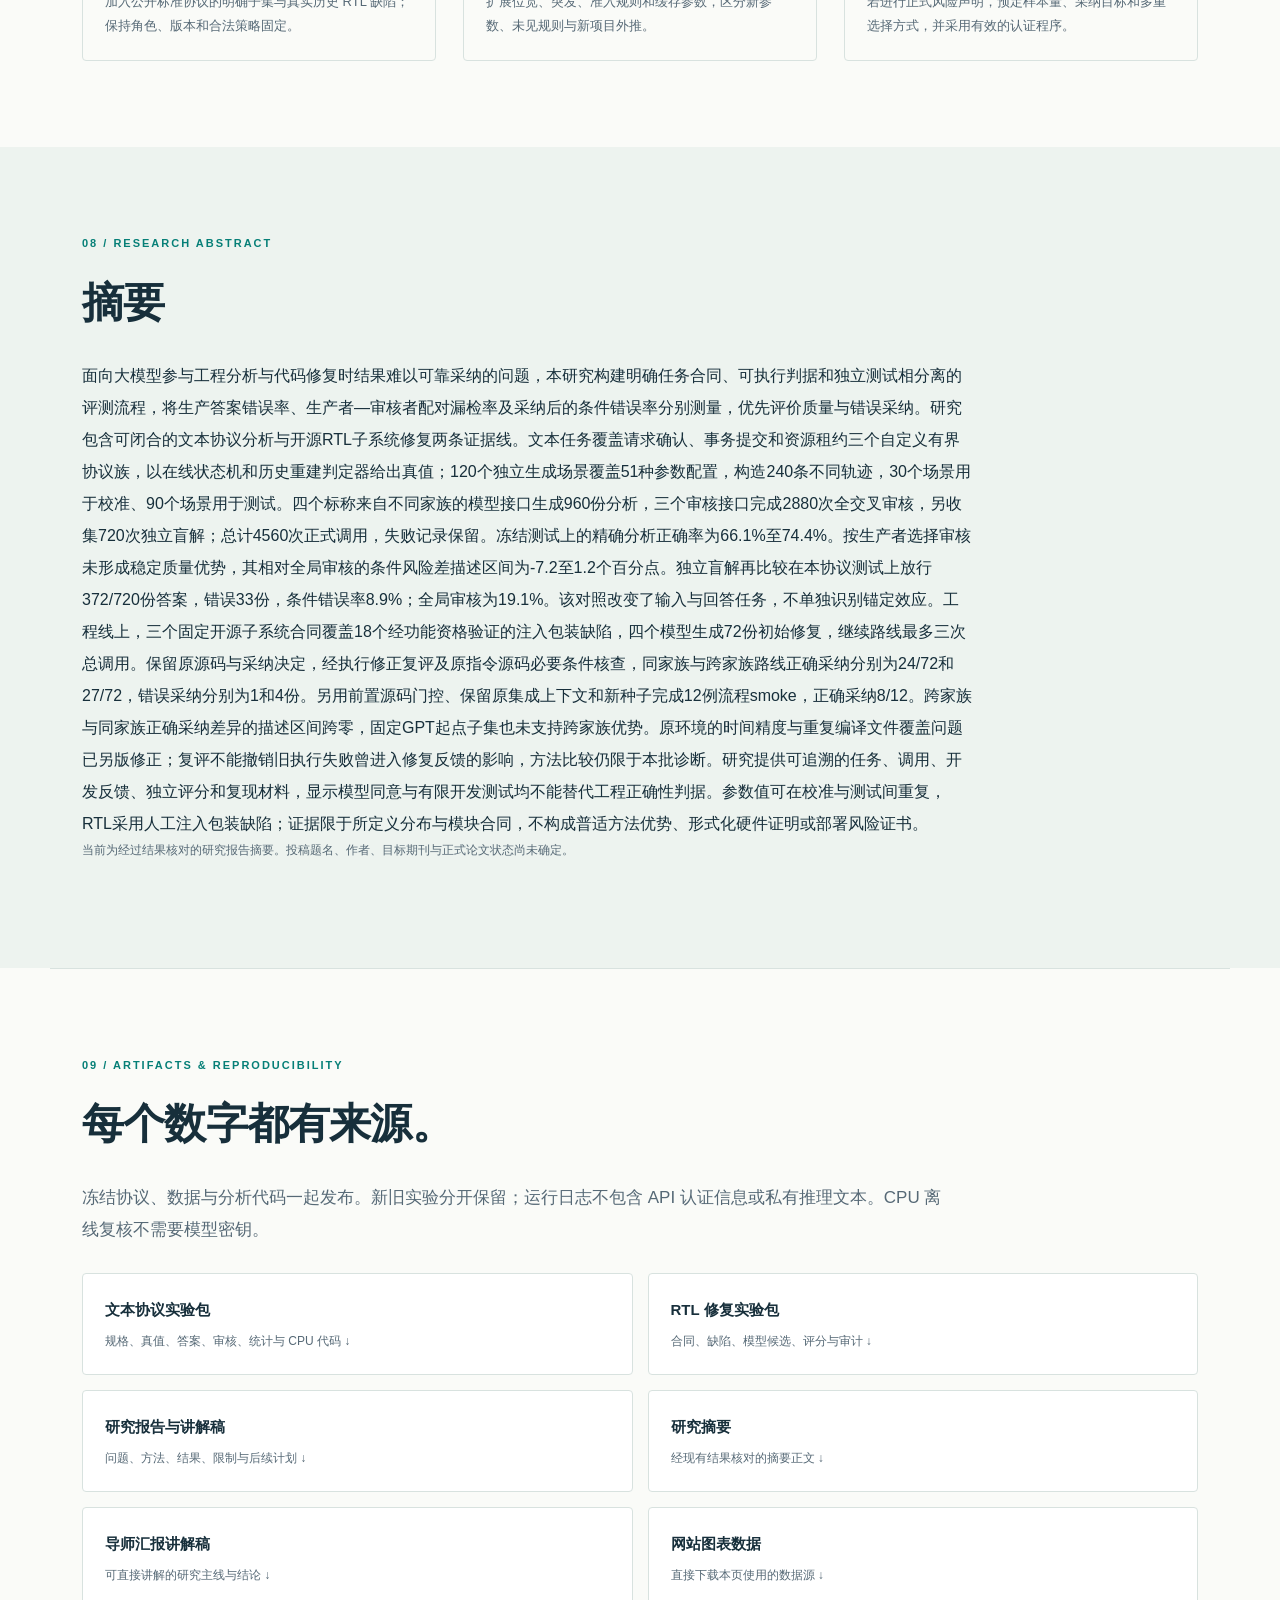
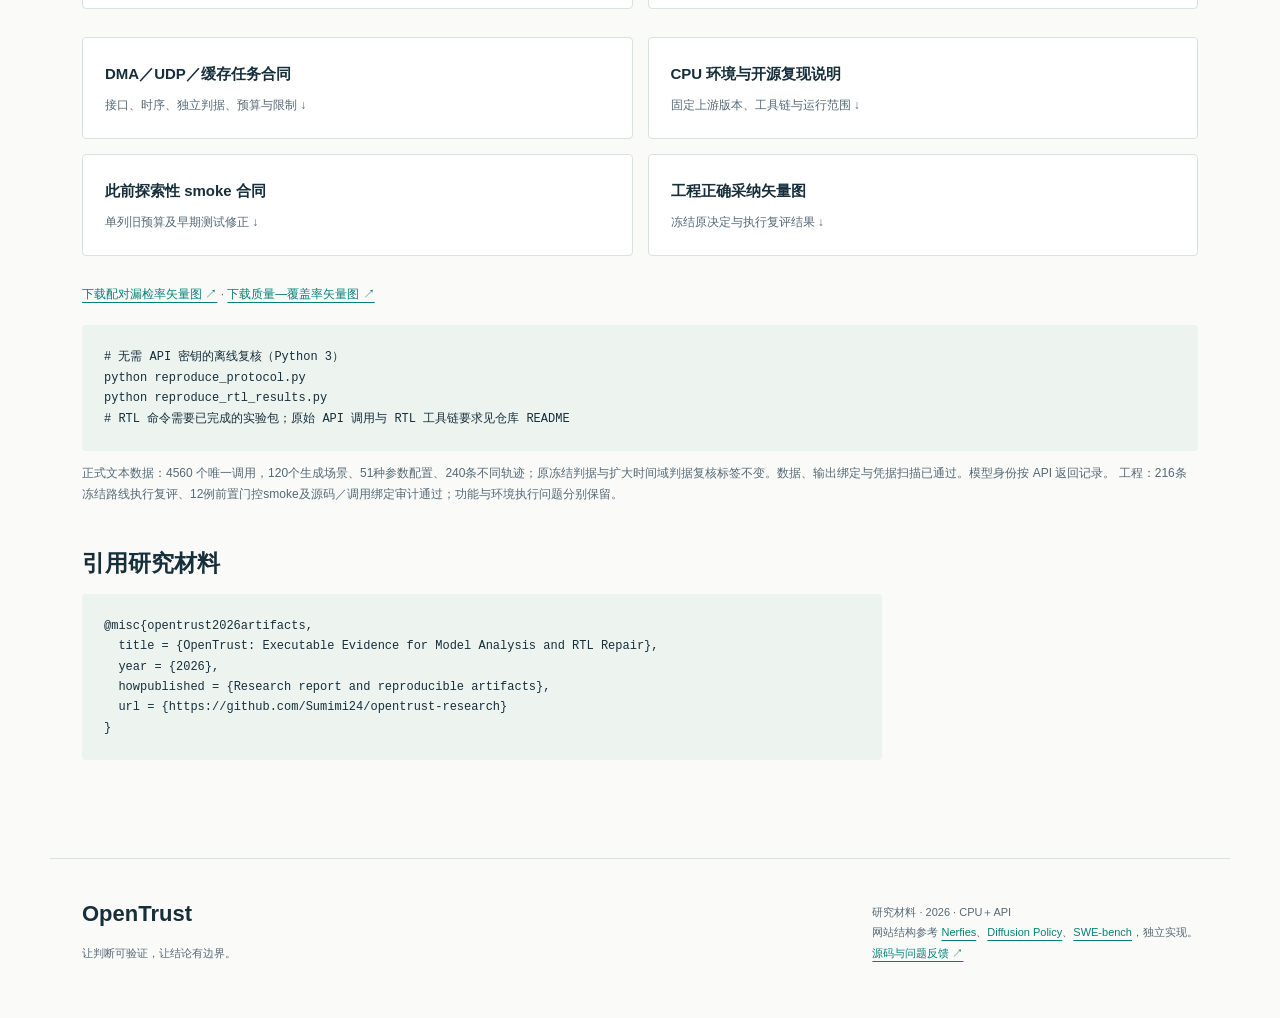
<file: docs/historical-protocol-rtl.html>
<!doctype html>
<html lang="zh-CN">
<head><meta charset="utf-8"><meta name="viewport" content="width=device-width,initial-scale=1"><meta name="description" content="OpenTrust 研究：以可执行判据评价大模型分析、审核与开源 RTL 修复，展示独立测试、配对盲点和可复现证据。"><title>OpenTrust · 让模型的工程判断接受验证</title><link rel="stylesheet" href="styles.css"></head>
<body>
<a class="skip" href="#main">跳到正文</a>
<header><a class="brand" href="#">OpenTrust<span>RESEARCH</span></a><nav aria-label="主导航"><a href="#question">研究问题</a><a href="#results">文本实验</a><a href="#engineering">工程实验</a><a href="#prework">研究脉络</a><a href="#artifacts">复现材料</a></nav><a class="repo" href="https://github.com/Sumimi24/opentrust-research">GitHub ↗</a></header>
<main id="main">
<section class="hero wrap"><p class="eyebrow">EXECUTABLE EVIDENCE · CPU + API · RESEARCH REPORT</p><h1>让模型的工程判断<br>接受<span>可执行的验证。</span></h1><p class="hero-en">OpenTrust: Reliable Model Analysis and RTL Repair with Executable Evidence</p><p class="lead">模型生成了一个答案，再找另一个模型审核，是否就足够可靠？我们把“答案正确”“审核放行”和“独立测试通过”分开测量，研究不同模型配对的盲点，并在开源硬件任务上检验修复闭环。</p><div class="actions"><a class="button" href="#results">查看独立测试结果 ↓</a><a class="button light" href="assets/research-report.txt" download>阅读研究报告 ↗</a></div><p class="status" id="study-status">实验数据加载中。页面数字由已完成的审计结果生成。</p>
<div class="hero-diagram" role="img" aria-label="模型分析、模型审核与独立 CPU 判据分离的评测流程"><div class="flow-top"><div><small>输入</small><b>明确的任务合同</b><span>接口 · 规则 · 时间约束</span></div><i>→</i><div><small>生成／分析</small><b>生产模型 G</b><span>输出代码或协议结论</span></div><i>→</i><div><small>审核／开发反馈</small><b>验证模型 V / 测试台</b><span>放行、拒绝或修复</span></div><i>→</i><div class="flow-truth"><small>独立评价</small><b>冻结的 CPU 判据</b><span>判断答案与采纳是否正确</span></div></div><div class="flow-bottom"><span>p：生产答案出错的比例</span><span>φ：已有错误被特定审核配对漏检的比例</span><span>质量优先 · 费用单独计量</span></div></div>
<div class="stat-grid" id="headline-stats" aria-live="polite"></div></section>

<section id="question" class="wrap section"><div class="section-title"><p class="eyebrow">01 / THE QUESTION</p><h2>审核“说对了”，<br>与工程“做对了”是两件事。</h2></div><div class="two-col"><div><p>OpenTrust 最早研究生产者与验证者的互信：生产者自身容易犯什么错，验证者是否恰好看不见这些错？前期的成本与证书研究进一步指出，资格目标、数据复用和查询规则都会改变费用。</p><p>本轮把主线放在<strong>高正确率与低错误放行</strong>上。我们不把模型之间的同意当作真值，也不预设跨家族一定更好，而是用明确规则和独立测试追踪每次放行。</p></div><div class="question-list"><article><b>Q1</b><div><h3>同一个审核模型，面对不同生产者是否一样可靠？</h3><p>对同一批答案做全交叉审核，分开估计生产错误率 p 和配对漏检率 φ。</p></div></article><article><b>Q2</b><div><h3>知道配对信息，能否改善质量与覆盖率？</h3><p>仅用校准集选择审核路线，再在冻结的测试场景比较固定、随机与按生产者选择的路线。</p></div></article><article><b>Q3</b><div><h3>模型能否在真实工程骨架上修复功能问题？</h3><p>开放相同上游依赖，限定三次模型调用，先开发测试再独立验证。</p></div></article></div></div><div class="note">证据范围：文本线提供可控的协议分析机制证据；RTL 线提供模块级工程案例。两条线独立报告，不能把文本审核优势直接推广成真实硬件正确性保证。</div></section>

<section id="method" class="band"><div class="wrap section"><p class="eyebrow">02 / METHOD &amp; CONTRACT</p><h2>先定判据，再让模型回答。</h2><div class="method-grid"><article><span class="number">1</span><h3>建立可闭合的任务</h3><p>将事件顺序、状态更新、容量限制与结束条件写为合同。两个 CPU 判定器分别以在线状态和历史重建方式计算答案，先检查合法样例与缺陷样例。</p></article><article><span class="number">2</span><h3>隔离选择与评价</h3><p>文本按场景 seed 划分校准／测试，同场景的两条轨迹与全部模型配对保持同组。RTL 先冻结选定源码，再运行新的独立种子。</p></article><article><span class="number">3</span><h3>同时评价质量与采纳</h3><p>分别统计精确答案正确率、漏检率、放行率、放行后错误率。接口错误、截断和不可解析输出保留，不悄悄重试后改写为成功。</p></article></div><div class="formula-row"><div><code>p = 错误答案 / 全部答案</code><p>生产模型的错误率。</p></div><div><code>φ = 错误且放行 / 错误答案</code><p>特定生产—审核配对的漏检率。</p></div><div><code>risk = 错误且放行 / 放行答案</code><p>采纳结果中实际有多少错误。</p></div></div><p class="small">p × φ 是无条件错误放行概率，不能直接代替放行后的条件风险。全拒绝会降低覆盖率；零次观测错误也不能证明部署风险为零。</p></div></section>

<section id="results" class="wrap section"><p class="eyebrow">03 / LARGE PROTOCOL STUDY</p><h2>把配对盲点变成可以数出来的结果。</h2><p class="intro">三个自定义工程协议：请求与确认、事务提交、资源与租约。模型判断一条轨迹是否合法；若不合法，必须指出最早错误事件及规则。审核模型检查这份分析是否正确，而不是简单判断轨迹是否合法。</p><div class="protocol-cards"><article><b>请求与确认</b><p>提交 → 接受 → 分块数据 → 完成。检查 ID、序号、累计字节、并发容量与期限。</p></article><article><b>事务提交</b><p>开始 → 写入／参与者准备 → 提交或中止。检查并发事务、准备集合和结束后行为。</p></article><article><b>资源与租约</b><p>申请 → 使用／续约 → 释放或过期。检查容量、租约期限、复用与时间边界。</p></article></div><div class="experiment-meta" id="protocol-meta"></div>
<div id="calls-meta" class="small"></div><div class="result-head"><div><h3>生产答案的精确正确率</h3><p>必须同时答对合法性、最早事件编号、错误规则。分母包括接口和格式失败。</p></div></div><div id="producer-bars" class="bar-chart" aria-label="各生产模型精确正确率"></div>
<div class="result-head"><div><h3>生产模型 × 审核模型：错误答案被放行的比例 φ</h3><p>每格显示“错误且放行 / 错误答案”。不同生产者的错误内容也可能不同，矩阵不能单独证明家族身份造成差异；低漏检率仍需结合放行覆盖率评估。</p></div></div><div class="table-scroll"><table id="pair-matrix"><caption>独立测试集配对漏检率</caption></table></div>
<div class="result-head"><div><h3>审核路线的质量与覆盖率</h3><p>路线在校准集确定；下方只展示独立测试结果。三审核一致路线使用三次审核，其余使用一次。这是单份提案的逻辑预算；720次盲解在四份生产提案间复用，比对次数不能当成实际调用费用，同调用数也不等于同token或金额。</p></div><label class="filter">协议族<select id="family-filter"><option value="all">总体</option><option value="request">请求与确认</option><option value="transaction">事务提交</option><option value="lease">资源与租约</option></select></label></div><div class="two-col chart-grid"><div><svg id="risk-chart" viewBox="0 0 560 350" role="img" aria-label="放行覆盖率与放行后错误率散点图"></svg><p class="small">越靠右，覆盖越高；越靠下，放行后的错误越少。图中点为观测值，不构成部署证书。</p></div><div id="route-reading" class="reading"></div></div><div class="table-scroll"><table id="route-table"><caption>冻结测试集审核路线比较</caption></table></div><p class="small">测试是新事件轨迹，参数与校准集有重叠，不属于未见参数外推。总体描述区间按 90 个独立生成场景、协议族分层重采样 2,000 次。每个场景的两条轨迹、四个生产答案和全部审核保持同簇。该区间不替代形式化认证；多路线比较和小分母仍需谨慎。</p><div id="protocol-conclusion" class="note"></div></section>

<section id="demo" class="band"><div class="wrap section"><p class="eyebrow">04 / INSPECT AN ACTUAL CASE</p><h2>打开一条轨迹，看到模型在哪里出错。</h2><p class="intro">这里展示本轮真实输入、模型输出和 CPU 真值。案例在实验结束后按展示需要选取，不能用这15例估计总体准确率。模型调用时没有看到真值。</p><div class="demo-controls"><label>案例<select id="case-picker"></select></label><label>生产模型<select id="producer-picker"></select></label><label>审核模型<select id="reviewer-picker"></select></label></div><div class="two-col demo-grid"><div><h3 id="case-title"></h3><p id="case-rule" class="note"></p><p id="case-spec" class="small"></p><div class="trace-nav"><button id="previous-event" aria-label="前一条事件">←</button><label>事件 <input type="range" id="event-slider" min="1" max="1" value="1"></label><button id="next-event" aria-label="后一条事件">→</button><output id="event-count"></output></div><pre id="trace-events" tabindex="0"></pre></div><div class="case-answer"><div><small>冻结的 CPU 真值</small><pre id="case-truth"></pre></div><div><small>生产模型的分析</small><pre id="case-proposal"></pre><p id="case-accuracy"></p></div><div><small>审核模型的决定</small><p id="case-review"></p></div><div><small>同一接口的独立盲解（未看生产者分析）</small><pre id="case-blind"></pre><p id="case-blind-accuracy"></p><p id="case-blind-decision"></p></div><p class="small">滑块只控制事件显示窗口；CPU 真值与模型结论均针对完整轨迹。实际最早错误事件标为红色，合法轨迹不标错；正确指出非法轨迹的分析应被接受。</p></div></div></div></section>

<section id="engineering" class="wrap section"><p class="eyebrow">05 / OPEN-SOURCE ENGINEERING</p><h2>从分析协议，走到开源 RTL 的修复闭环。</h2><p class="intro">工程线采用三个固定子系统合同。先确认开源核心与包装参考能运行，再验证注入缺陷确实产生功能错误。所有路线获得相同上游依赖；模型看见待修复包装，看不见正确包装与独立测试反馈。</p><div class="engineering-grid"><article><span>01 / DMA</span><h3>AXI 写通路</h3><p>描述符、非对齐写、突发、4 KB 拆分、背压和错误响应聚合。</p><p class="small">答案：独立逐字节内存模型及交易时序断言。</p><a href="https://github.com/alexforencich/verilog-axi/tree/516bd5dadc3365b7f9e225d2af8fe0b8d804fe53">固定开源版本 ↗</a></article><article><span>02 / UDP</span><h3>接收校验链路</h3><p>结构与长度、IPv4/UDP 校验和、目标准入、负载排空与背压。</p><p class="small">答案：独立报文生成与分类器、元数据和逐字节负载比较。</p><a href="https://github.com/alexforencich/verilog-ethernet/tree/77320a9471d19c7dd383914bc049e02d9f4f1ffb">固定开源版本 ↗</a></article><article><span>03 / CACHE</span><h3>取指缓存控制器</h3><p>分支重定向、旧响应排空、缓存失效、热点复用和错误恢复。</p><p class="small">答案：独立内存版本与 PC 模型、数据及缓存行为检查。</p><a href="https://github.com/lowRISC/ibex/tree/af456e25575013668ab56725268126f6b0feca35">固定开源版本 ↗</a></article></div><div id="rtl-new-results"></div><div class="note">这批是开源子系统包装上的人工注入缺陷，不是上游历史缺陷。18 个缺陷仍只覆盖三个基础工程合同。没有运行综合、PPA、整核 CPU 回归或形式化完备性证明。</div><h3 class="subheading">前一轮：从零生成的复杂子系统 smoke</h3><p>15 个初始候选、三条路线；初始生成后最多三轮修复，合计最多四次调用。与新一轮总共三次调用的预算不同。参考资格 15/15 通过，六个已知功能缺陷全部检出；模型候选结果如下。早期判据修正后保留过首轮反馈，因此此表仅作探索性记录。</p><div class="table-scroll"><table><caption>已有复杂子系统 smoke，独立三种子均通过的候选数</caption><thead><tr><th>路线</th><th>DMA</th><th>UDP</th><th>缓存</th><th>独立通过</th><th>错误采纳</th></tr></thead><tbody><tr><th>初始生成</th><td>0/5</td><td>1/5</td><td>0/5</td><td>1/15</td><td>0</td></tr><tr><th>类别反馈＋固定模型</th><td>0/5</td><td>3/5</td><td>1/5</td><td>4/15</td><td>1</td></tr><tr><th>反例反馈＋固定模型</th><td>0/5</td><td>1/5</td><td>1/5</td><td>2/15</td><td>0</td></tr></tbody></table></div><p class="small">反例路线有两份代码通过独立测试，其中一份仍在开发种子失败，因此实际正确采纳只有一份。不能把“独立通过数”一律解释成“系统成功放行数”。</p></section>

<section id="prework" class="band"><div class="wrap section"><p class="eyebrow">06 / HOW THE RESEARCH EVOLVED</p><h2>前期研究没有丢掉，<br>它决定了本轮要测什么。</h2><div class="timeline"><article><span>概念与文献</span><h3>区分生产错误与配对盲点</h3><p>把生产者自身错误率 p、验证者对其错误的漏检率 φ 和决策费用分开。联合生产与验证、顺序认证、缓存和风险控制已有研究，不能仅以系统名称宣称创新。</p></article><article><span>成本与资格目标</span><h3>核查“便宜”到底来自哪里</h3><p>前期冻结池研究发现，改变资格目标和避免不合格候选上的查询会改变费用；结果可能与简单启发式持平。历史数据复用节省新增查询，也不等于减少已发生的总费用。</p></article><article><span>组合 RTL 实验</span><h3>生成—执行—反馈—再验证</h3><p id="composition-history">在位宽转换 FIFO、整包锁定仲裁和可停顿算术流水线上完成过独立测试与预算对照。它们与本轮复杂子系统分别报告。</p></article><article><span>复杂子系统与判据修订</span><h3>难度提高，也暴露了测试合同问题</h3><p>DMA、UDP 与缓存引入多阶段时序。修正过超合同刺激、错误后保持规则和排空计时起点；保留旧记录，重新资格检查和评分。</p></article><article><span>本轮扩大实验</span><h3>既测配对机制，也测工程落地</h3><p>用 120 个独立文本生成场景（51 种参数配置）测配对审核，用开源骨架修复检验工程流程。质量与错误采纳优先，费用和规模口径透明。</p></article></div><h3 class="subheading">文献线：已有工作 → 学到的经验 → 我们如何参考</h3><p>下列内容直接展示。参考的是研究问题、评测规范与证据边界，代码和网站独立组织。</p><div class="table-scroll"><table class="literature"><caption>相关研究及本项目的参照方式</caption><thead><tr><th>文献／项目</th><th>已有工作</th><th>本研究的参照与边界</th></tr></thead><tbody>
<tr><th><a href="https://arxiv.org/abs/2110.01052">Learn then Test ↗</a></th><td>将候选选择与统计风险控制连接，通过假设检验筛选配置。</td><td>认证要有明确风险目标、样本单位和多重选择处理；本轮描述性区间不冒充认证。</td></tr>
<tr><th><a href="https://github.com/NVlabs/verilog-eval">VerilogEval ↗</a></th><td>以可执行测试评价规格到 RTL 的生成，区分编译与仿真错误。</td><td>冻结工具链，记录截断、编译、超时和功能失败；仿真通过的范围必须写清。</td></tr>
<tr><th><a href="https://github.com/hkust-zhiyao/RTLLM">RTLLM ↗</a></th><td>设计描述、参考 RTL、测试台，以及语法、功能与综合质量评价。</td><td>合同与测试台须一致，原始生成与多轮修复成功率分开；本轮未测综合质量。</td></tr>
<tr><th><a href="https://github.com/ekiwi/rtl-repair">RTL-Repair ↗</a></th><td>利用语义与失败轨迹进行 RTL 修复。</td><td>生成—测试—修复和反例反馈本身已有先行工作。我们待验证的是模型配对与采纳行为。</td></tr>
<tr><th><a href="https://www.swebench.com/original.html">SWE-bench ↗</a></th><td>真实仓库任务，结合失败转通过与原有测试保持通过。</td><td>缺陷必须原版失败、参考通过；修复不能只消除一个失败而破坏其他行为。</td></tr>
<tr><th><a href="https://github.com/NVlabs/cvdp_benchmark">CVDP ↗</a></th><td>硬件工程评测，建议先检查 golden reference 与 harness。</td><td>先验证测试环境与参考答案，采用机械执行评分；不用模型主观意见作为标签。</td></tr>
</tbody></table></div></div></section>

<section id="claims" class="wrap section"><p class="eyebrow">07 / CLAIMS &amp; LIMITATIONS</p><h2>研究贡献写到证据够得到的地方。</h2><div class="two-col"><div><h3>已经形成的工作</h3><ul><li>把生产错误、配对漏检与采纳风险接到同一条可追溯数据链。</li><li>构建明确合同、双 CPU 真值与场景分组测试的文本协议评测。</li><li>搭建开源 RTL 的参考资格、缺陷资格、有限修复和独立评价闭环。</li><li>保留负结果、接口失败、判据修订和费用口径，提供复现材料。</li></ul></div><div><h3>尚不能主张的结论</h3><ul><li>不能从三个协议族或三个 RTL 合同推出全部工程场景普适有效。</li><li>不能说跨家族审核一定优于同家族，或详细反例一定带来收益。</li><li>不能把更高预算的多审核路线当作同成本优势。</li><li>不能把“没有观测到错误”说成已证明 95% 部署准确率。</li></ul></div></div><div class="note">创新性定位：本轮提供具体任务、数据接口、配对机制检验和工程证据组织。统计风险控制、代码修复循环和跨模型协作已有研究；新的稳定方法优势须由独立比较支持。</div><h3 class="subheading">下一步</h3><p>先补全带类型的编译诊断采集，再冻结下一版开发反馈。随后在相同预算下验证限制改动范围能否提高修复质量，继续扩展工程规格与真实缺陷；不事后改写本批结果。</p><div class="next-grid"><article><b>外部有效性</b><p>加入公开标准协议的明确子集与真实历史 RTL 缺陷；保持角色、版本和合法策略固定。</p></article><article><b>工程规格族</b><p>扩展位宽、突发、准入规则和缓存参数，区分新参数、未见规则与新项目外推。</p></article><article><b>独立认证</b><p>若进行正式风险声明，预定样本量、采纳目标和多重选择方式，并采用有效的认证程序。</p></article></div></section>

<section id="abstract" class="band"><div class="wrap section"><p class="eyebrow">08 / RESEARCH ABSTRACT</p><h2>摘要</h2><div id="abstract-text" class="abstract"></div><p class="small">当前为经过结果核对的研究报告摘要。投稿题名、作者、目标期刊与正式论文状态尚未确定。</p></div></section>

<section id="artifacts" class="wrap section"><p class="eyebrow">09 / ARTIFACTS &amp; REPRODUCIBILITY</p><h2>每个数字都有来源。</h2><p class="intro">冻结协议、数据与分析代码一起发布。新旧实验分开保留；运行日志不包含 API 认证信息或私有推理文本。CPU 离线复核不需要模型密钥。</p><div class="downloads"><a href="assets/protocol-study.zip" download><b>文本协议实验包</b><span>规格、真值、答案、审核、统计与 CPU 代码 ↓</span></a><a href="assets/rtl-repair-study.zip" download><b>RTL 修复实验包</b><span>合同、缺陷、模型候选、评分与审计 ↓</span></a><a href="assets/research-report.txt" download><b>研究报告与讲解稿</b><span>问题、方法、结果、限制与后续计划 ↓</span></a><a href="assets/abstract.txt" download><b>研究摘要</b><span>经现有结果核对的摘要正文 ↓</span></a><a href="assets/teacher-script.txt" download><b>导师汇报讲解稿</b><span>可直接讲解的研究主线与结论 ↓</span></a><a href="assets/data.json" download><b>网站图表数据</b><span>直接下载本页使用的数据源 ↓</span></a></div><div class="downloads" id="engineering-downloads"><a href="assets/engineering-contracts.txt" download><b>DMA／UDP／缓存任务合同</b><span>接口、时序、独立判据、预算与限制 ↓</span></a><a href="assets/cpu-environment.txt" download><b>CPU 环境与开源复现说明</b><span>固定上游版本、工具链与运行范围 ↓</span></a><a href="assets/prior-smoke-contracts.txt" download><b>此前探索性 smoke 合同</b><span>单列旧预算及早期测试修正 ↓</span></a><a href="assets/figures/rtl-correct-adoption.svg" download><b>工程正确采纳矢量图</b><span>冻结原决定与执行复评结果 ↓</span></a></div><p class="small"><a href="assets/figures/pair-false-endorsement.svg" download>下载配对漏检率矢量图 ↗</a> · <a href="assets/figures/risk-coverage.svg" download>下载质量—覆盖率矢量图 ↗</a></p><pre class="reproduce"># 无需 API 密钥的离线复核（Python 3）
python reproduce_protocol.py
python reproduce_rtl_results.py
# RTL 命令需要已完成的实验包；原始 API 调用与 RTL 工具链要求见仓库 README</pre><p id="artifact-audit" class="small"></p><h3 class="subheading">引用研究材料</h3><pre class="citation">@misc{opentrust2026artifacts,
  title = {OpenTrust: Executable Evidence for Model Analysis and RTL Repair},
  year = {2026},
  howpublished = {Research report and reproducible artifacts},
  url = {https://github.com/Sumimi24/opentrust-research}
}</pre></section>
</main><footer class="wrap"><div><b>OpenTrust</b><p>让判断可验证，让结论有边界。</p></div><p>研究材料 · 2026 · CPU＋API<br>网站结构参考 <a href="https://nerfies.github.io/">Nerfies</a>、<a href="https://diffusion-policy.cs.columbia.edu/">Diffusion Policy</a>、<a href="https://www.swebench.com/">SWE-bench</a>，独立实现。<br><a href="https://github.com/Sumimi24/opentrust-research">源码与问题反馈 ↗</a></p></footer><script src="app.js"></script>
</body></html>
</file>
<file: docs/styles.css>
:root{--ink:#172f3b;--muted:#566976;--paper:#fafbf8;--line:#d8e2df;--teal:#067f77;--mint:#e3f1eb;--rust:#ad4f31;--navy:#143c49;--red:#aa3c39}*{box-sizing:border-box}html{scroll-behavior:smooth;scroll-padding-top:90px}body{margin:0;background:var(--paper);color:var(--ink);font-family:"Segoe UI","Microsoft YaHei",sans-serif;font-size:16px;line-height:1.85}a{color:var(--teal);text-underline-offset:4px}button,input,select{font:inherit}button,select{cursor:pointer}header{min-height:76px;display:flex;align-items:center;justify-content:space-between;gap:24px;padding:12px max(4vw,20px);background:rgba(250,251,248,.96);border-bottom:1px solid var(--line);position:sticky;top:0;z-index:10;backdrop-filter:blur(12px)}header a{text-decoration:none;color:var(--ink)}.brand{font-size:23px;font-weight:750;letter-spacing:-.6px;white-space:nowrap}.brand span{display:block;font-size:9px;font-weight:600;letter-spacing:3.5px;line-height:1.2;color:var(--teal)}nav{display:flex;gap:25px;font-size:13px}nav a:hover{color:var(--teal)}.repo{font-size:13px;border:1px solid var(--line);padding:6px 13px;border-radius:3px}.wrap{max-width:1180px;margin:auto;padding-left:32px;padding-right:32px}.section{padding-top:86px;padding-bottom:86px;border-top:1px solid var(--line)}.hero{padding-top:76px;padding-bottom:68px}.eyebrow{font-size:11px;color:var(--teal);font-weight:700;letter-spacing:2px;margin:0 0 20px}h1,h2,h3,p{margin-top:0}h1{font-size:clamp(36px,5.3vw,66px);font-weight:740;letter-spacing:-1.9px;line-height:1.26;margin-bottom:20px}h1 span{color:var(--teal)}h2{font-size:clamp(28px,3.4vw,42px);font-weight:700;letter-spacing:-.8px;line-height:1.4;margin-bottom:28px}h3{font-size:19px;line-height:1.55;margin-bottom:10px}p{margin-bottom:20px}.hero-en{font-size:17px;color:var(--muted);letter-spacing:.2px}.lead{max-width:780px;font-size:18px;margin-top:25px}.intro{max-width:860px;color:var(--muted);font-size:17px}.actions{display:flex;gap:12px;flex-wrap:wrap;margin:28px 0 20px}.button{border-radius:4px;background:var(--navy);color:white;padding:11px 20px;text-decoration:none;font-size:14px;font-weight:650}.button.light{color:var(--ink);background:transparent;border:1px solid var(--line)}.status{font-size:12px;color:var(--muted);margin-bottom:35px}.hero-diagram{background:var(--navy);color:#fff;padding:30px 24px;border-radius:6px}.flow-top{display:flex;align-items:center;justify-content:space-between;gap:10px}.flow-top>div{flex:1;padding:14px 10px}.flow-top small{display:block;color:#91c7c1;font-size:10px;letter-spacing:1px}.flow-top b{display:block;font-size:16px;margin-top:5px}.flow-top span{display:block;font-size:11px;color:#cbdedd;margin-top:5px}.flow-top i{font-size:24px;color:#76bfb3;font-style:normal}.flow-truth{border:1px solid #6bc4b6;border-radius:4px}.flow-bottom{border-top:1px solid #ffffff25;margin-top:18px;padding-top:16px;display:flex;flex-wrap:wrap;gap:20px;font-size:11px;color:#b6d7d0}.stat-grid{display:grid;grid-template-columns:repeat(4,1fr);margin-top:26px;border:1px solid var(--line);border-radius:5px}.stat-grid>div{padding:20px 24px;border-right:1px solid var(--line)}.stat-grid>div:last-child{border:0}.stat-grid b{display:block;font-size:30px;line-height:1.3;color:var(--teal)}.stat-grid span{font-size:12px;color:var(--muted)}.two-col{display:grid;grid-template-columns:1fr 1fr;gap:52px}.question-list article{display:flex;gap:18px;border-bottom:1px solid var(--line);padding:0 0 20px;margin-bottom:20px}.question-list article>b{color:var(--rust);font-size:12px;font-weight:700;flex-shrink:0}.question-list p{font-size:14px;color:var(--muted);margin:0}.question-list h3{font-size:16px}.note{background:var(--mint);border-left:3px solid var(--teal);padding:18px 22px;font-size:14px;margin-top:24px;border-radius:0 4px 4px 0}.band{background:#edf3ef}.band .section{border-top:0}.method-grid,.protocol-cards,.engineering-grid,.next-grid{display:grid;grid-template-columns:repeat(3,1fr);gap:27px}.method-grid article{position:relative;padding:20px 0 10px;border-top:2px solid var(--teal)}.method-grid p{font-size:14px;color:var(--muted)}.number{font-size:12px;color:var(--teal);font-weight:700}.method-grid h3{margin-top:15px}.formula-row{display:grid;grid-template-columns:repeat(3,1fr);gap:18px;margin:25px 0}.formula-row>div{background:#ffffffb8;border:1px solid var(--line);padding:20px 15px;border-radius:4px}.formula-row code{font-family:inherit;font-size:13px;font-weight:650}.formula-row p{font-size:12px;color:var(--muted);margin:8px 0 0}.small{font-size:12px;line-height:1.8;color:var(--muted)}.protocol-cards{margin:30px 0}.protocol-cards article{padding:22px;border:1px solid var(--line);border-radius:5px;background:white}.protocol-cards b{font-size:16px}.protocol-cards p{font-size:13px;margin:10px 0 0;color:var(--muted)}.experiment-meta{display:flex;gap:12px;flex-wrap:wrap;margin:25px 0}.experiment-meta span{font-size:11px;background:var(--mint);padding:5px 12px;border-radius:3px}.result-head{display:flex;justify-content:space-between;gap:20px;align-items:center;margin-top:45px;margin-bottom:20px}.result-head p{font-size:13px;color:var(--muted);margin:0}.bar-chart{display:grid;gap:13px}.bar-row{display:grid;grid-template-columns:140px 1fr 90px;align-items:center;gap:14px;font-size:12px}.bar-track{height:22px;background:#e8eeeb;border-radius:2px;overflow:hidden}.bar-fill{height:100%;background:var(--teal)}.bar-row>span:last-child{text-align:right;font-variant-numeric:tabular-nums}.table-scroll{overflow-x:auto;margin:22px 0}table{width:100%;border-collapse:collapse;white-space:normal;background:#fff;font-size:13px;text-align:left}caption{text-align:left;color:var(--muted);font-size:11px;padding-bottom:8px}th,td{padding:14px 15px;border-bottom:1px solid var(--line);vertical-align:top}thead th{background:var(--navy);color:white;font-size:11px;font-weight:600;white-space:nowrap}tbody th{font-weight:600}.matrix-cell{text-align:center;min-width:150px;font-variant-numeric:tabular-nums}.matrix-cell b{font-size:20px;display:block}.matrix-cell small{display:block;font-size:11px;color:var(--muted)}.filter{font-size:12px;color:var(--muted);display:flex;align-items:center;gap:10px;white-space:nowrap}select{color:var(--ink);background:#fff;border:1px solid #bfceca;border-radius:3px;padding:8px;max-width:100%}.chart-grid{gap:30px;align-items:center}#risk-chart{width:100%;border:1px solid var(--line);border-radius:4px;background:white}.reading{font-size:14px;background:#f4f6f2;border:1px solid var(--line);padding:24px;border-radius:4px}.reading strong{color:var(--teal)}.reading p:last-child{margin-bottom:0}.demo-controls{display:grid;grid-template-columns:2fr 1fr 1fr;gap:15px;margin-bottom:30px}.demo-controls label{display:flex;flex-direction:column;font-size:12px;gap:5px}.demo-grid{gap:30px}.trace-nav{display:flex;gap:10px;align-items:center;margin:15px 0;font-size:12px}.trace-nav label{display:flex;align-items:center;gap:6px;flex:1}.trace-nav input{width:100%;accent-color:var(--teal)}button{border:1px solid #b3c6bf;background:#fff;color:var(--ink);padding:4px 12px;border-radius:3px}pre{white-space:pre-wrap;overflow-wrap:anywhere;font-family:Consolas,monospace;font-size:12px;line-height:1.7}.trace-nav+pre{background:var(--navy);color:#d9ece6;padding:18px;height:330px;overflow:auto;border-radius:4px;scrollbar-color:#75a397 var(--navy)}.bad-event{color:#ffd0bd;background:#ffffff10;font-weight:700;display:block}.case-answer{border:1px solid #cadbd3;background:#fff;border-radius:4px;padding:22px}.case-answer>div{border-bottom:1px solid var(--line);padding-bottom:12px;margin-bottom:15px}.case-answer small{color:var(--muted)}.case-answer pre{margin-top:8px;margin-bottom:10px}.case-answer p{font-size:13px}.good{color:var(--teal)}.bad{color:var(--red)}.engineering-grid{margin-top:30px}.engineering-grid article{border-top:3px solid var(--teal);padding:22px 0}.engineering-grid article>span{font-size:10px;color:var(--teal);letter-spacing:1px}.engineering-grid h3{margin-top:10px}.engineering-grid p{font-size:14px}.engineering-grid a{font-size:12px}.subheading{margin-top:40px;font-size:23px}.timeline{border-left:1px solid #a5beb3;margin:35px 0 40px;padding-left:30px;display:grid;grid-template-columns:1fr 1fr;gap:25px 40px}.timeline article{position:relative}.timeline article:before{position:absolute;content:"";width:8px;height:8px;border:2px solid var(--teal);background:var(--paper);left:-35px;top:9px;border-radius:50%}.timeline span{font-size:11px;color:var(--teal);font-weight:700}.timeline h3{margin-top:7px;font-size:17px}.timeline p{font-size:13px;color:var(--muted);margin-bottom:0}.literature td{font-size:12px}.literature th{min-width:135px}.next-grid{margin-top:20px}.next-grid article{border:1px solid var(--line);padding:22px;border-radius:4px}.next-grid p{font-size:13px;color:var(--muted);margin:8px 0 0}ul{padding-left:20px}li{margin-bottom:12px;font-size:14px}.abstract{max-width:890px;font-family:"Microsoft YaHei",sans-serif;line-height:2;font-size:16px}.downloads{display:grid;grid-template-columns:1fr 1fr;gap:15px;margin:28px 0}.downloads a{display:block;border:1px solid var(--line);padding:22px;border-radius:4px;text-decoration:none;background:white}.downloads a:hover{border-color:var(--teal)}.downloads b{display:block;color:var(--ink);font-size:15px}.downloads span{display:block;font-size:12px;color:var(--muted);margin-top:6px}.reproduce,.citation{background:#edf3ef;padding:22px;border-radius:4px;font-size:12px}.citation{max-width:800px}footer{border-top:1px solid var(--line);display:flex;justify-content:space-between;gap:30px;padding-top:35px;padding-bottom:35px}footer p{font-size:11px;color:var(--muted);margin-top:8px}footer b{font-size:22px}.skip{position:fixed;left:8px;top:-100px;background:white;padding:8px;z-index:20}.skip:focus{top:8px}:focus-visible{outline:3px solid #bd6b36;outline-offset:3px}
@media(max-width:900px){header{flex-wrap:wrap;gap:10px}nav{order:3;width:100%;overflow-x:auto;gap:20px;padding-top:5px;font-size:12px;white-space:nowrap}.hero{padding-top:48px}.two-col{gap:28px}.flow-top{flex-wrap:wrap}.flow-top>div{flex:0 0 44%}.flow-top>i:nth-of-type(2){display:none}.flow-bottom{gap:8px;flex-direction:column}.method-grid,.protocol-cards,.engineering-grid,.next-grid{gap:15px}.formula-row code{font-size:11px}.wrap{padding-left:24px;padding-right:24px}.section{padding-top:60px;padding-bottom:60px}.chart-grid{grid-template-columns:1fr}.reading{margin-top:0}}
@media(max-width:650px){body{font-size:15px}.wrap{padding-left:19px;padding-right:19px}h1{letter-spacing:-1px}.hero-en{font-size:13px}.lead{font-size:16px}.two-col,.method-grid,.protocol-cards,.engineering-grid,.next-grid,.formula-row,.timeline,.downloads{grid-template-columns:1fr}.stat-grid{grid-template-columns:1fr 1fr}.stat-grid>div:nth-child(2){border-right:0}.stat-grid>div:nth-child(-n+2){border-bottom:1px solid var(--line)}.stat-grid b{font-size:26px}.stat-grid>div{padding:16px}.hero-diagram{padding:20px 12px}.flow-top>div{padding:12px 6px}.flow-top b{font-size:13px}.flow-top span{font-size:10px}.flow-top i{font-size:16px}.flow-bottom{font-size:10px}.result-head{flex-direction:column;align-items:flex-start}.bar-row{grid-template-columns:100px 1fr 72px;gap:8px;font-size:11px}.demo-controls{grid-template-columns:1fr}.demo-grid{gap:15px}.timeline{gap:24px;margin-left:3px}.section-title br{display:none}.formula-row{gap:8px}.formula-row code{font-size:13px}.formula-row>div{padding:13px}.status{font-size:11px}.small{font-size:11px}footer{flex-direction:column;gap:8px}.trace-nav label{min-width:0}.trace-nav output{white-space:nowrap}}

.export-figure{display:block;width:100%;height:auto}
</file>
